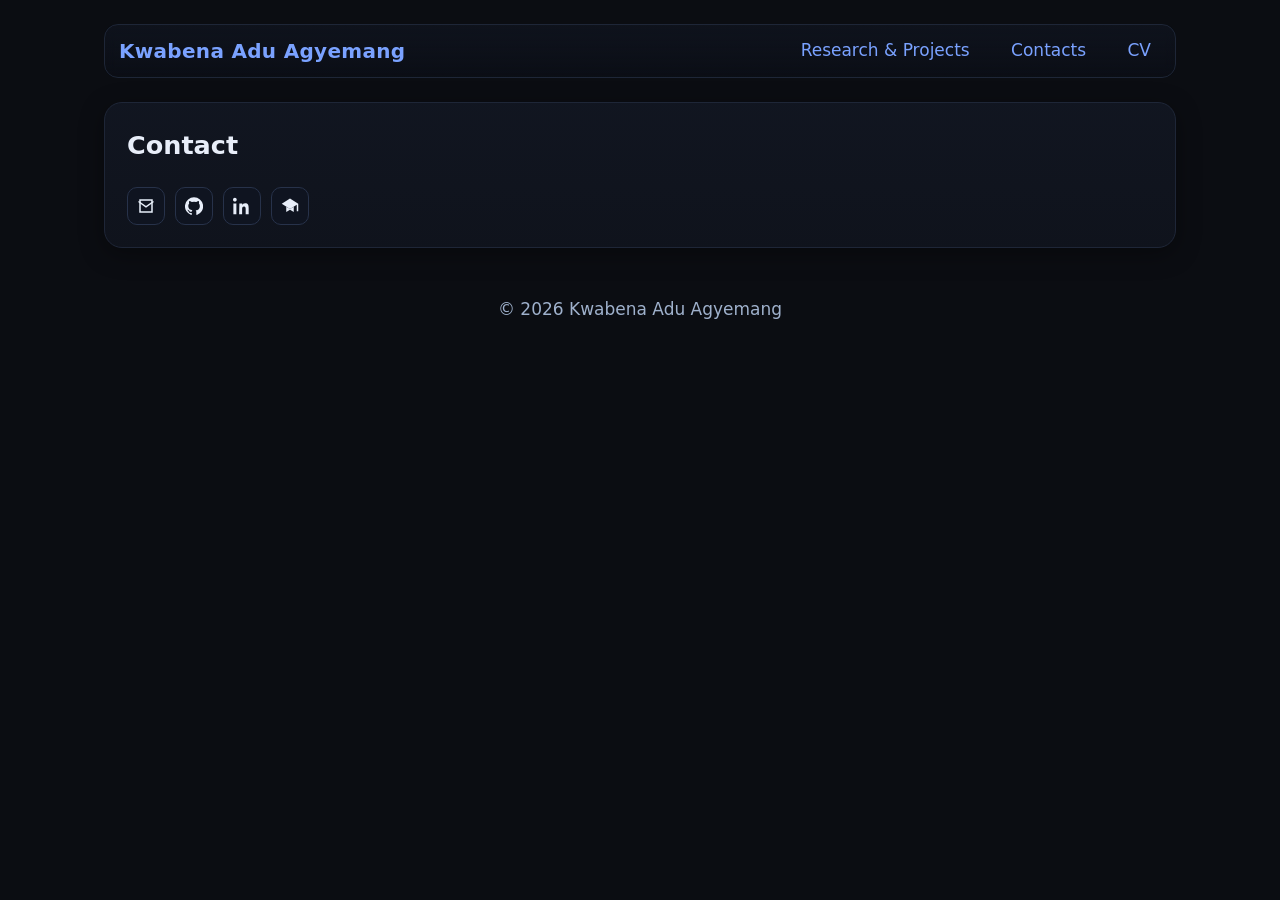
<file: contacts.html>
<!doctype html>
<html lang="en">
<head>
  <meta charset="utf-8">
  <meta name="viewport" content="width=device-width, initial-scale=1">
  <title>Contacts — Kwabena Adu Agyemang</title>
  <link rel="stylesheet" href="style.css">
</head>
<body>
  <div class="container">
    <nav class="nav">
      <a class="brand" href="index.html">Kwabena Adu Agyemang</a>
      <div class="links">
        <a href="research.html">Research & Projects</a>
        <a href="contacts.html">Contacts</a>
        <a href="resume.pdf" target="_blank" rel="noopener">CV</a>
      </div>
    </nav>

    <section class="card">
       <h1 style="margin-top:0">Contact</h1>
      <!--<p><strong>Email:</strong> <a href="mailto:your.email@nmsu.edu">your.email@nmsu.edu</a></p>
      <p><strong>Google Scholar:</strong> <a target="_blank" rel="noopener" href="https://scholar.google.com/citations?user=klL3vLoAAAAJ&hl=en&oi=ao">https://scholar.google.com/citations?user=klL3vLoAAAAJ&hl=en&oi=ao</a></p>
      <p><strong>GitHub:</strong> <a target="_blank" rel="noopener" href="https://github.com/yourusername">github.com/yourusername</a></p>
      <p><strong>LinkedIn:</strong> <a target="_blank" rel="noopener" href="https://www.linkedin.com/in/kwabena-adu-agyemang-a722991b3/">linkedin.com/in/yourusername</a></p> -->
      <div class="iconbar" style="margin-top:8px"> 
        <a class="iconbtn" href="https://mail.google.com/mail/?view=cm&to=adukwab@nmsu.edu" title="Email">
          <svg viewBox="0 0 24 24" fill="none" stroke="currentColor" stroke-width="2"><path d="M4 4h16v16H4z"/><path d="M22 6l-10 7L2 6"/></svg>
        </a>
        <a class="iconbtn" target="_blank" rel="noopener" href="https://github.com/yourusername" title="GitHub">
          <svg viewBox="0 0 24 24" fill="currentColor"><path d="M12 .5a12 12 0 0 0-3.79 23.4c.6.1.82-.27.82-.6v-2.1c-3.34.73-4.04-1.6-4.04-1.6-.55-1.4-1.34-1.77-1.34-1.77-1.1-.75.08-.74.08-.74 1.2.09 1.83 1.24 1.83 1.24 1.08 1.84 2.84 1.31 3.53 1 .11-.79.42-1.31.76-1.61-2.66-.3-5.46-1.33-5.46-5.9 0-1.3.46-2.36 1.22-3.2-.12-.3-.53-1.52.12-3.18 0 0 1-.32 3.3 1.22a11.4 11.4 0 0 1 6 0C17.4 5.2 18.4 5.5 18.4 5.5c.65 1.66.24 2.88.12 3.18.76.84 1.22 1.9 1.22 3.2 0 4.6-2.8 5.6-5.47 5.9.43.38.81 1.1.81 2.23v3.3c0 .33.22.71.82.6A12 12 0 0 0 12 .5z"/></svg>
        </a>
        <a class="iconbtn" target="_blank" rel="noopener" href="https://www.linkedin.com/in/kwabena-adu-agyemang-a722991b3/" title="LinkedIn">
          <svg viewBox="0 0 24 24" fill="currentColor"><path d="M4.98 3.5C4.98 4.88 3.86 6 2.5 6S0 4.88 0 3.5 1.12 1 2.5 1s2.48 1.12 2.48 2.5zM.5 8.5h4V23h-4zM8.5 8.5h3.8v2h.05c.53-1 1.83-2.05 3.77-2.05 4.03 0 4.77 2.65 4.77 6.1V23h-4v-6.6c0-1.58-.03-3.62-2.2-3.62-2.2 0-2.54 1.72-2.54 3.5V23h-4z"/></svg>
        </a>
        <a class="iconbtn" target="_blank" rel="noopener" href="https://scholar.google.com/citations?user=klL3vLoAAAAJ&hl=en&oi=ao" title="Google Scholar">
          <svg viewBox="0 0 24 24" fill="currentColor"><path d="M12 2L1 9l11 7 9-5.7V19h2V9L12 2z"/><path d="M7 13v7l5-3 5 3v-7l-5 3-5-3z"/></svg>
        </a>
      </div>
    </section>
    <footer>© <span id="y"></span> Kwabena Adu Agyemang</footer>
  </div>
  <script>document.getElementById('y').textContent = new Date().getFullYear()</script>
</body>
</html>
</file>
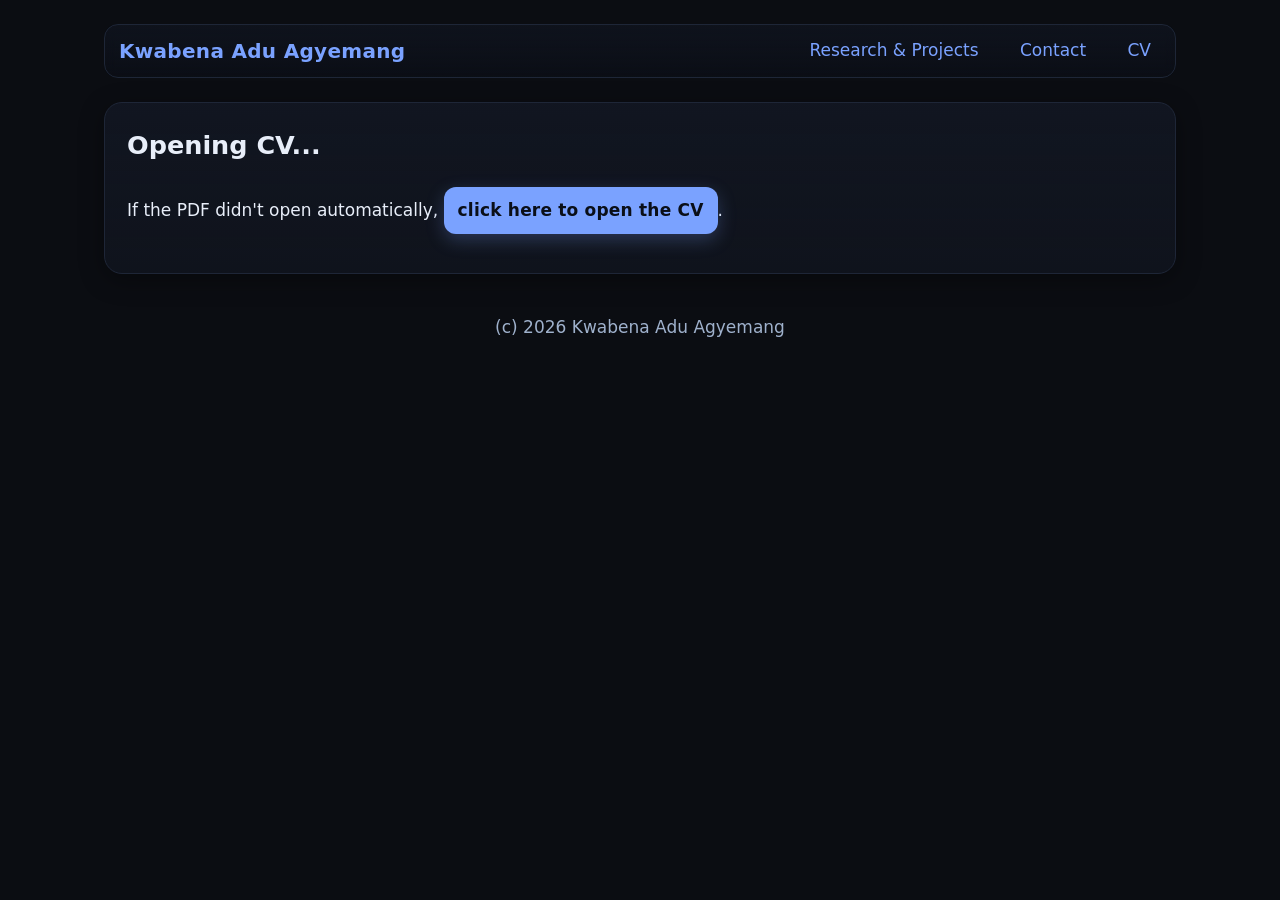
<file: cv.html>
<!doctype html>
<html lang="en">
<head>
  <meta charset="utf-8">
  <meta name="viewport" content="width=device-width, initial-scale=1">
  <title>CV — Kwabena Adu Agyemang</title>
  <link rel="stylesheet" href="style.css">
</head>
<body>
  <div class="container">
    <nav class="nav">
      <a class="brand" href="index.html">Kwabena Adu Agyemang</a>
      <div class="links">
        <a href="research.html">Research & Projects</a>
        <a href="contacts.html">Contact</a>
        <a href="cv.html" target="_blank" rel="noopener">CV</a>
      </div>
    </nav>
    <section class="card">
      <h1 style="margin-top:0">Opening CV...</h1>
      <p>If the PDF didn't open automatically, <a class="btn" href="resume.pdf" target="_blank" rel="noopener">click here to open the CV</a>.</p>
    </section>
    <footer class="footer">(c) <span id="y"></span> Kwabena Adu Agyemang</footer>
  </div>
  <script>
    window.addEventListener('load', function(){
      const w = window.open('resume.pdf', '_blank', 'noopener');
    });
    document.getElementById('y').textContent = new Date().getFullYear();
  </script>
</body>
</html>
</file>
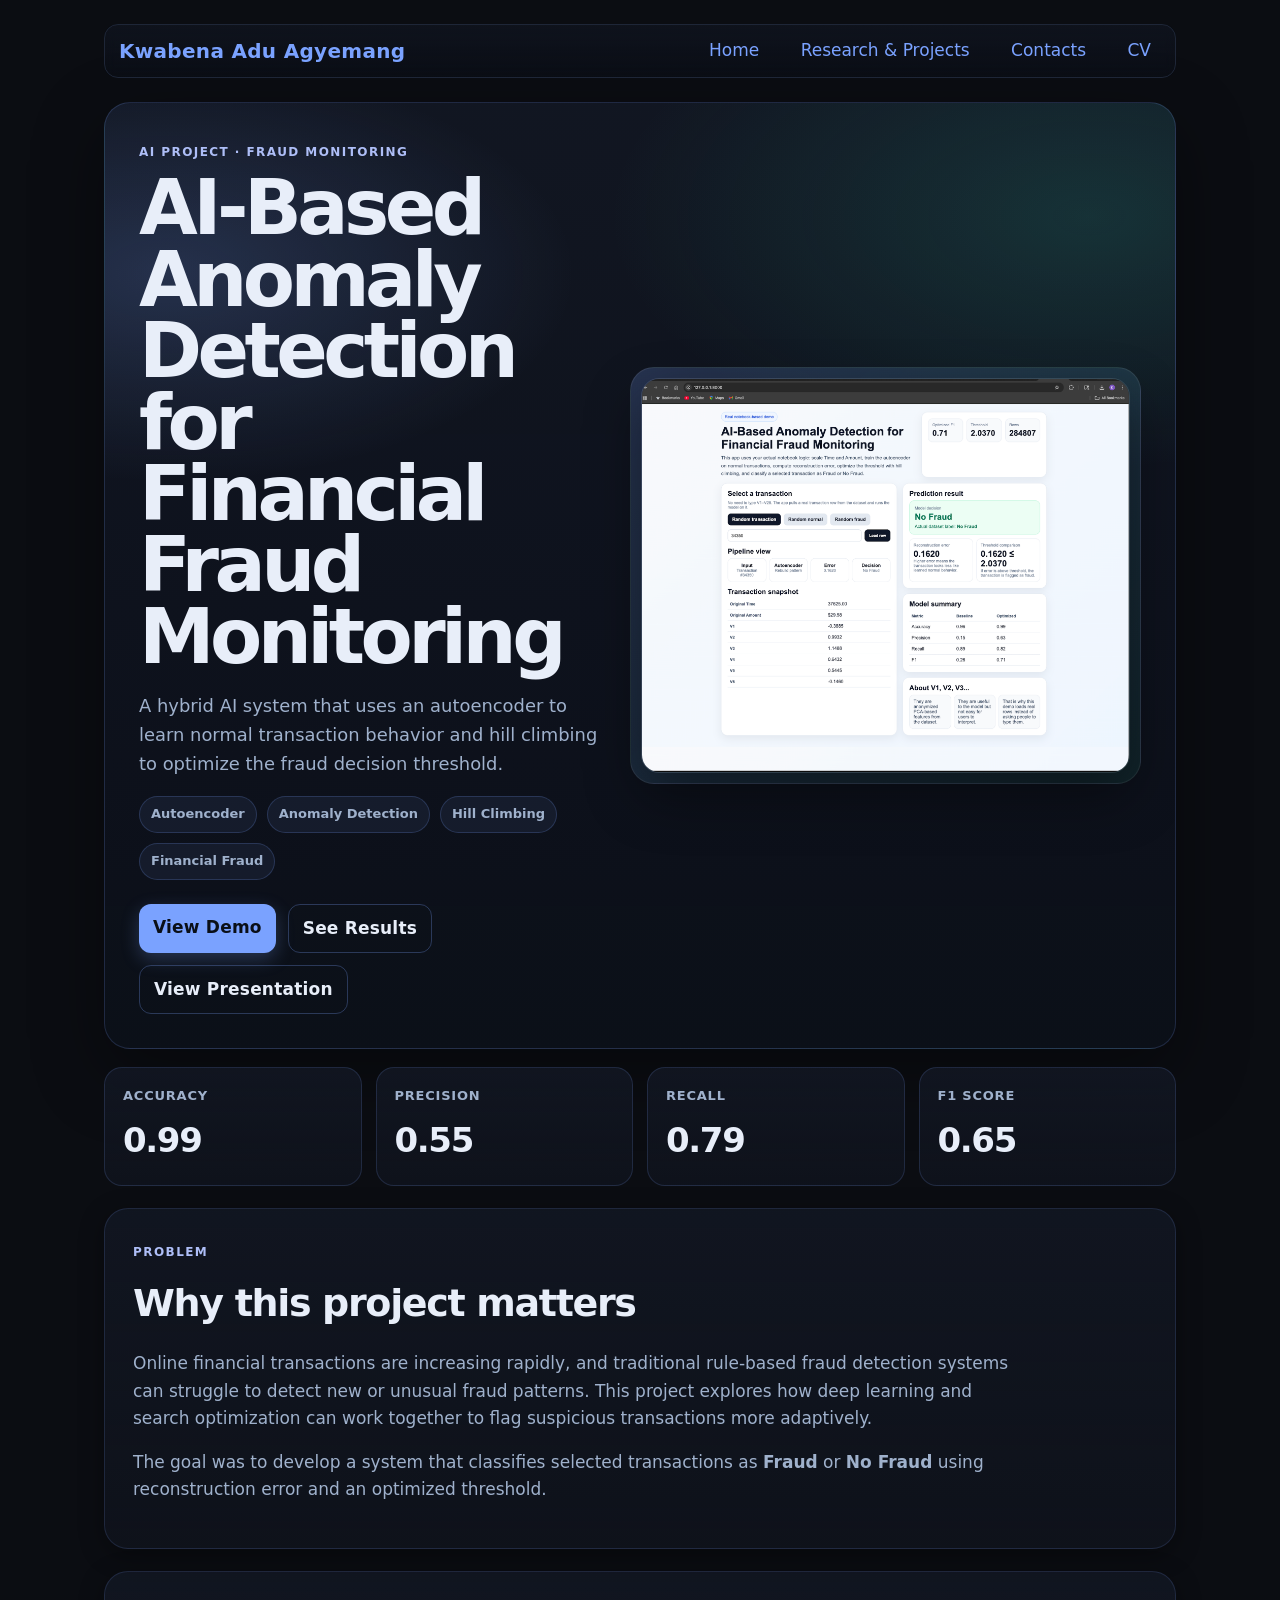
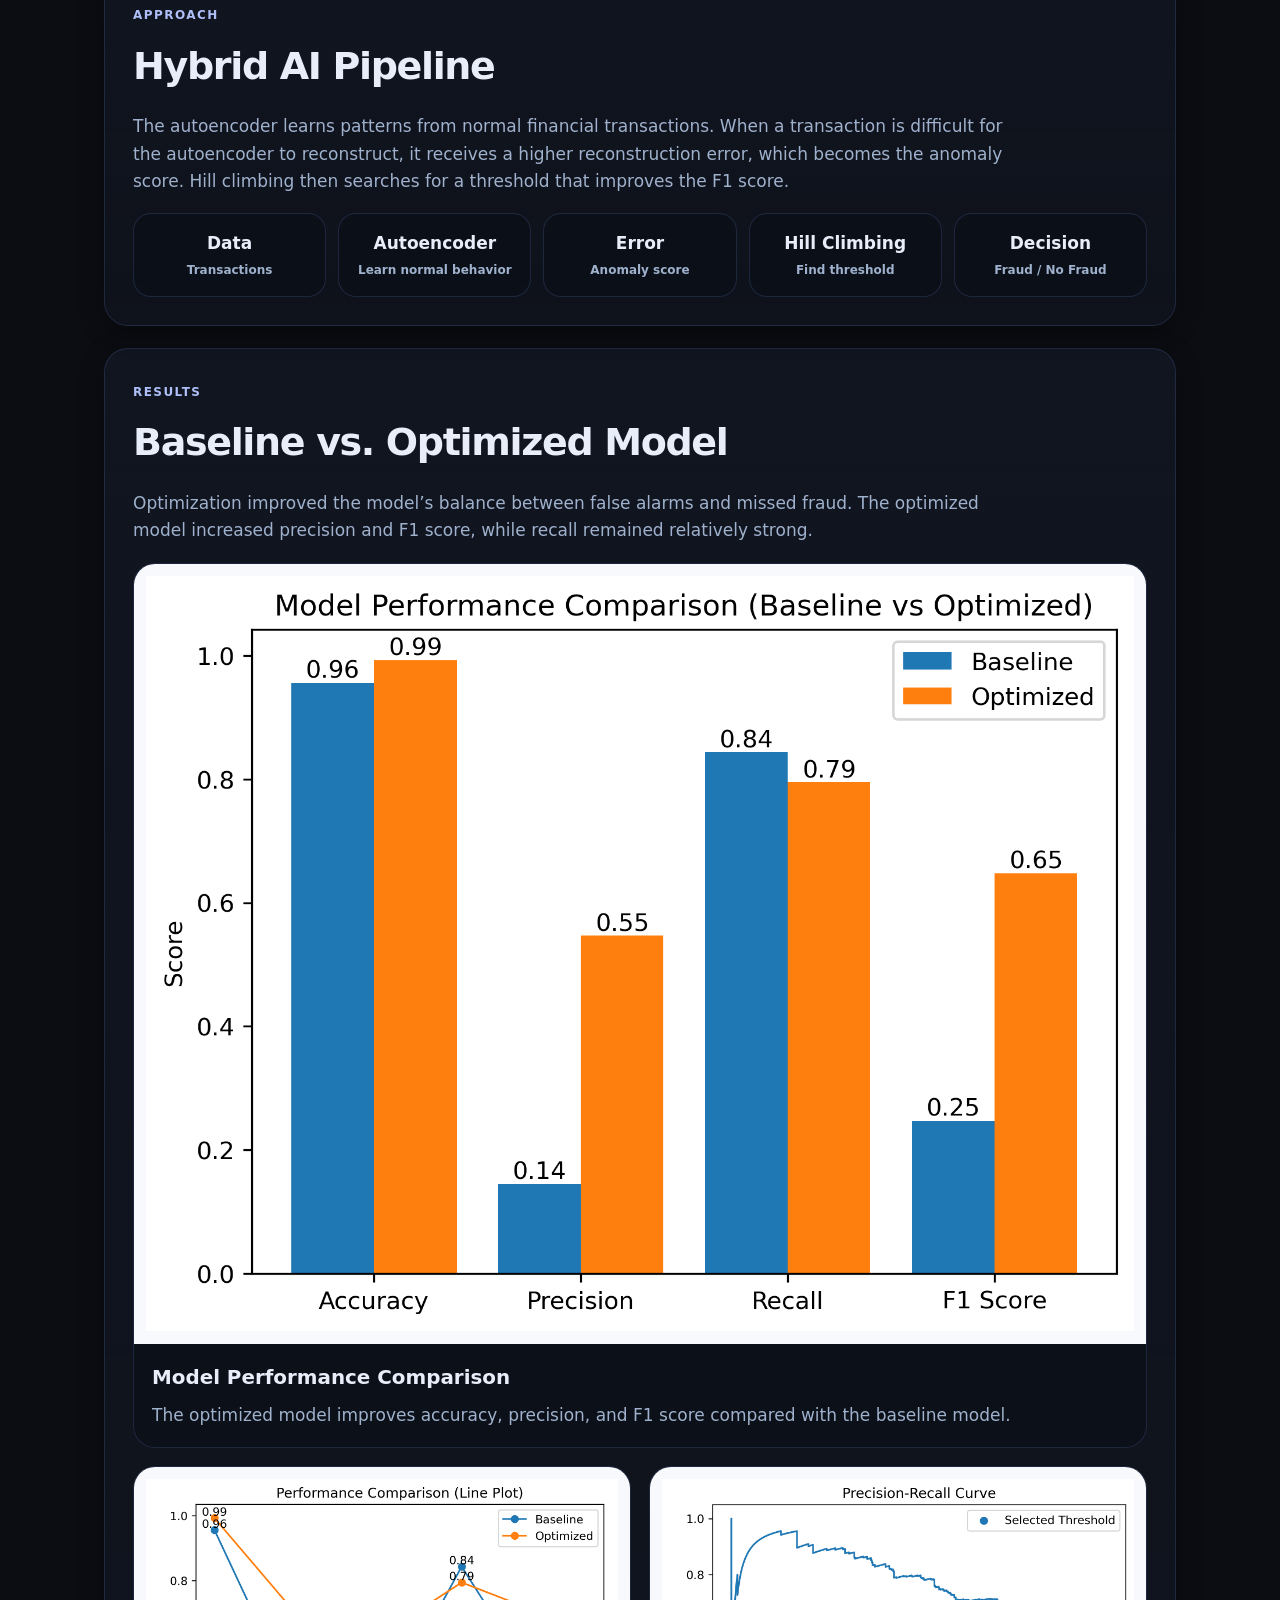
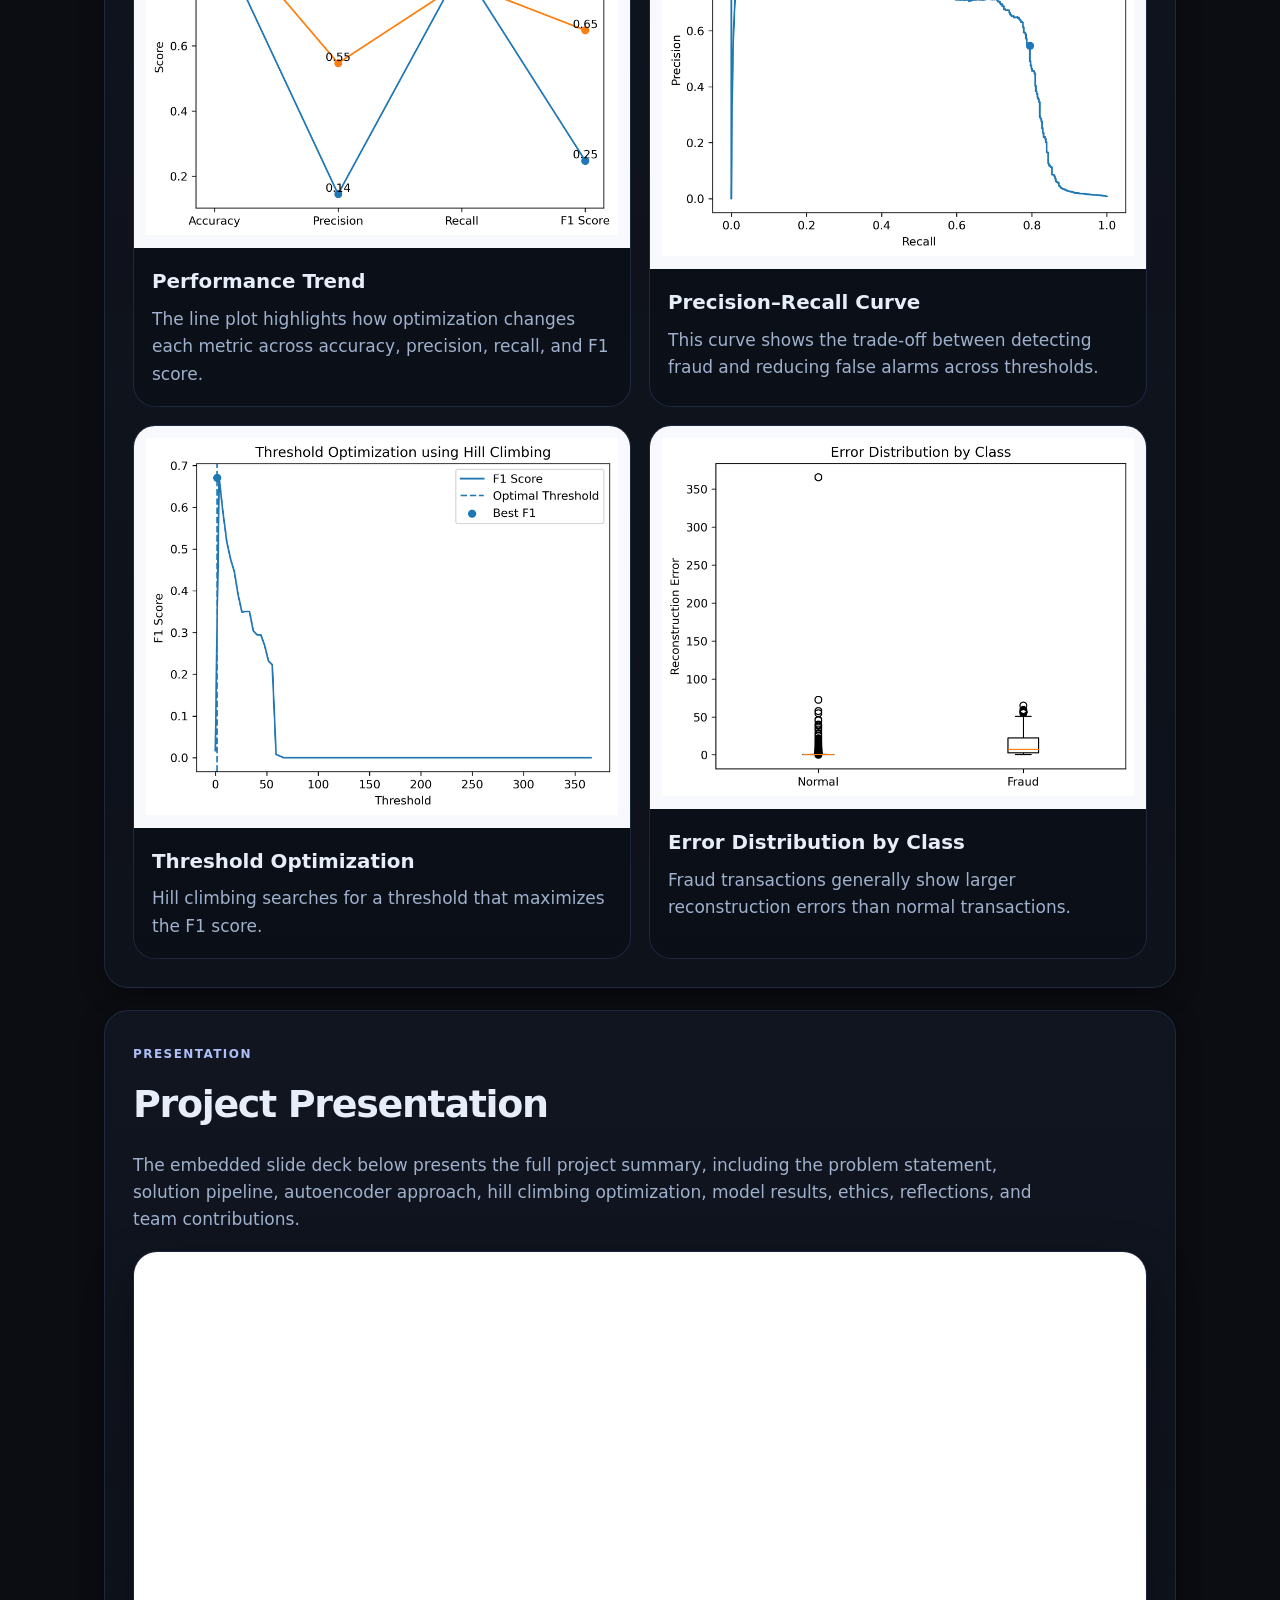
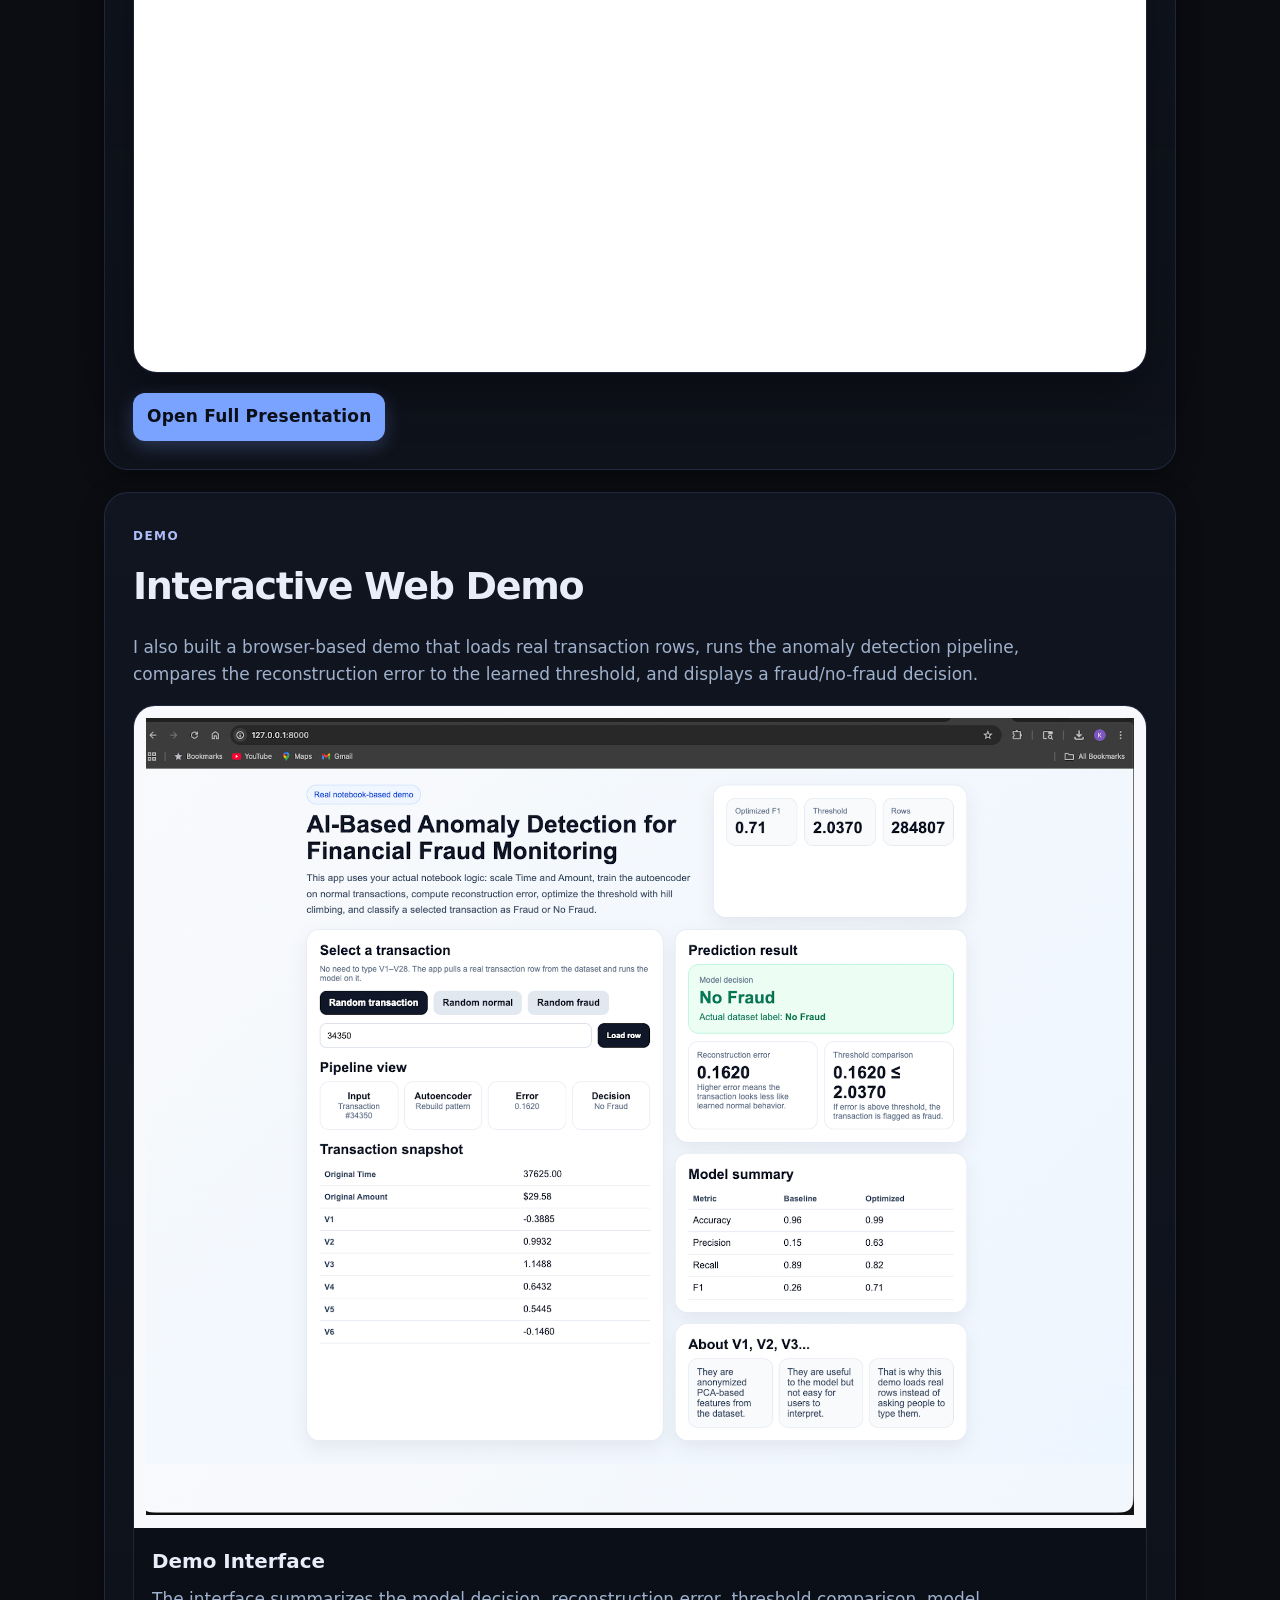
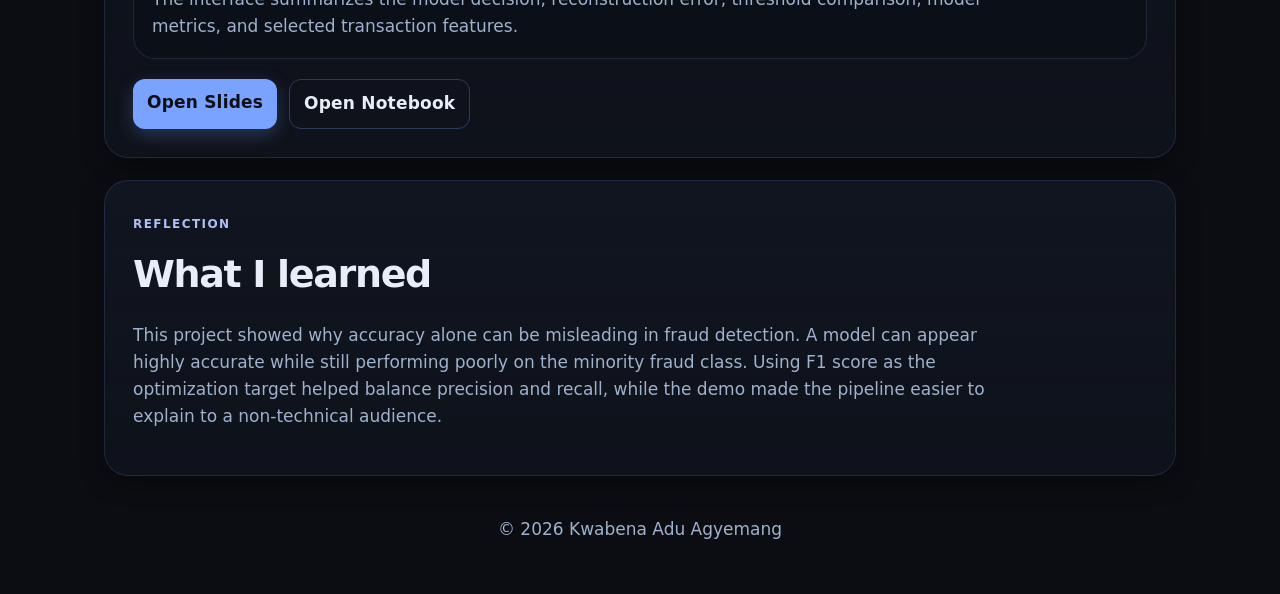
<file: fraud-detection.html>
<!doctype html>
<html lang="en">
<head>
  <meta charset="utf-8">
  <meta name="viewport" content="width=device-width, initial-scale=1">
  <title>AI-Based Anomaly Detection — Kwabena Adu Agyemang</title>
  <link rel="stylesheet" href="style.css">
</head>

<body>
  <div class="container">
    <nav class="nav">
      <a class="brand" href="index.html">Kwabena Adu Agyemang</a>
      <div class="links">
        <a href="index.html">Home</a>
        <a href="research.html">Research &amp; Projects</a>
        <a href="contacts.html">Contacts</a>
        <a href="resume.pdf" target="_blank" rel="noopener">CV</a>
      </div>
    </nav>

    <main>
      <section class="project-hero">
        <div>
          <p class="eyebrow">AI Project · Fraud Monitoring</p>
          <h1>AI-Based Anomaly Detection for Financial Fraud Monitoring</h1>
          <p class="hero-lead">
            A hybrid AI system that uses an autoencoder to learn normal transaction behavior and
            hill climbing to optimize the fraud decision threshold.
          </p>

          <div class="project-pill-row">
            <span class="project-pill">Autoencoder</span>
            <span class="project-pill">Anomaly Detection</span>
            <span class="project-pill">Hill Climbing</span>
            <span class="project-pill">Financial Fraud</span>
          </div>

          <div class="hero-actions">
            <a class="btn" href="#demo">View Demo</a>
            <a class="btn secondary" href="#results">See Results</a>
            <a class="btn secondary" href="#presentation">View Presentation</a>
          </div>
        </div>

        <div class="hero-preview">
          <a class="image-link" href="assets/fraud-demo-app.png" target="_blank" rel="noopener" title="Open full image">
            <img src="assets/fraud-demo-app.png" alt="AI-based anomaly detection web demo">
            <span>Click to view full image</span>
          </a>
        </div>
      </section>

      <section class="metric-strip" id="results">
        <article class="metric-tile">
          <span>Accuracy</span>
          <strong>0.99</strong>
        </article>
        <article class="metric-tile">
          <span>Precision</span>
          <strong>0.55</strong>
        </article>
        <article class="metric-tile">
          <span>Recall</span>
          <strong>0.79</strong>
        </article>
        <article class="metric-tile">
          <span>F1 Score</span>
          <strong>0.65</strong>
        </article>
      </section>

      <section class="project-section">
        <div class="section-kicker">Problem</div>
        <h2>Why this project matters</h2>
        <p>
          Online financial transactions are increasing rapidly, and traditional rule-based fraud detection
          systems can struggle to detect new or unusual fraud patterns. This project explores how deep learning
          and search optimization can work together to flag suspicious transactions more adaptively.
        </p>
        <p>
          The goal was to develop a system that classifies selected transactions as <strong>Fraud</strong> or
          <strong>No Fraud</strong> using reconstruction error and an optimized threshold.
        </p>
      </section>

      <section class="project-section">
        <div class="section-kicker">Approach</div>
        <h2>Hybrid AI Pipeline</h2>
        <p>
          The autoencoder learns patterns from normal financial transactions. When a transaction is difficult
          for the autoencoder to reconstruct, it receives a higher reconstruction error, which becomes the anomaly
          score. Hill climbing then searches for a threshold that improves the F1 score.
        </p>

        <div class="workflow">
          <div>Data<span>Transactions</span></div>
          <div>Autoencoder<span>Learn normal behavior</span></div>
          <div>Error<span>Anomaly score</span></div>
          <div>Hill Climbing<span>Find threshold</span></div>
          <div>Decision<span>Fraud / No Fraud</span></div>
        </div>
      </section>

      <section class="project-section">
        <div class="section-kicker">Results</div>
        <h2>Baseline vs. Optimized Model</h2>
        <p>
          Optimization improved the model’s balance between false alarms and missed fraud. The optimized model
          increased precision and F1 score, while recall remained relatively strong.
        </p>

        <div class="figure-grid">
          <article class="figure-card wide">
            <a class="image-link" href="assets/fraud-metrics-comparison.png" target="_blank" rel="noopener">
              <img src="assets/fraud-metrics-comparison.png" alt="Baseline vs optimized model metrics bar chart">
              <span>Click to view full image</span>
            </a>
            <div class="figure-body">
              <h3>Model Performance Comparison</h3>
              <p>
                The optimized model improves accuracy, precision, and F1 score compared with the baseline model.
              </p>
            </div>
          </article>

          <article class="figure-card">
            <a class="image-link" href="assets/fraud-metrics-line.png" target="_blank" rel="noopener">
              <img src="assets/fraud-metrics-line.png" alt="Performance comparison line plot">
              <span>Click to view full image</span>
            </a>
            <div class="figure-body">
              <h3>Performance Trend</h3>
              <p>
                The line plot highlights how optimization changes each metric across accuracy, precision, recall,
                and F1 score.
              </p>
            </div>
          </article>

          <article class="figure-card">
            <a class="image-link" href="assets/fraud-precision-recall.png" target="_blank" rel="noopener">
              <img src="assets/fraud-precision-recall.png" alt="Precision recall curve">
              <span>Click to view full image</span>
            </a>
            <div class="figure-body">
              <h3>Precision–Recall Curve</h3>
              <p>
                This curve shows the trade-off between detecting fraud and reducing false alarms across thresholds.
              </p>
            </div>
          </article>

          <article class="figure-card">
            <a class="image-link" href="assets/fraud-threshold-f1.png" target="_blank" rel="noopener">
              <img src="assets/fraud-threshold-f1.png" alt="Threshold optimization using hill climbing">
              <span>Click to view full image</span>
            </a>
            <div class="figure-body">
              <h3>Threshold Optimization</h3>
              <p>
                Hill climbing searches for a threshold that maximizes the F1 score.
              </p>
            </div>
          </article>

          <article class="figure-card">
            <a class="image-link" href="assets/fraud-error-boxplot.png" target="_blank" rel="noopener">
              <img src="assets/fraud-error-boxplot.png" alt="Error distribution by class boxplot">
              <span>Click to view full image</span>
            </a>
            <div class="figure-body">
              <h3>Error Distribution by Class</h3>
              <p>
                Fraud transactions generally show larger reconstruction errors than normal transactions.
              </p>
            </div>
          </article>
        </div>
      </section>


      <section class="project-section" id="presentation">
        <div class="section-kicker">Presentation</div>
        <h2>Project Presentation</h2>
        <p>
          The embedded slide deck below presents the full project summary, including the problem statement,
          solution pipeline, autoencoder approach, hill climbing optimization, model results, ethics,
          reflections, and team contributions.
        </p>

        <div class="pdf-frame">
          <iframe
            src="assets/ai-based-anomaly-detection.pdf#toolbar=1&navpanes=0"
            title="AI-Based Anomaly Detection project presentation">
          </iframe>
        </div>

        <div class="project-link-row">
          <a class="btn" href="assets/ai-based-anomaly-detection.pdf" target="_blank" rel="noopener">
            Open Full Presentation
          </a>
        </div>
      </section>

      <section class="project-section" id="demo">
        <div class="section-kicker">Demo</div>
        <h2>Interactive Web Demo</h2>
        <p>
          I also built a browser-based demo that loads real transaction rows, runs the anomaly detection pipeline,
          compares the reconstruction error to the learned threshold, and displays a fraud/no-fraud decision.
        </p>

        <div class="figure-card wide">
          <a class="image-link" href="assets/fraud-demo-app.png" target="_blank" rel="noopener">
            <img src="assets/fraud-demo-app.png" alt="AI fraud monitoring demo interface">
            <span>Click to view full image</span>
          </a>
          <div class="figure-body">
            <h3>Demo Interface</h3>
            <p>
              The interface summarizes the model decision, reconstruction error, threshold comparison,
              model metrics, and selected transaction features.
            </p>
          </div>
        </div>

        <div class="project-link-row">
          <a class="btn" href="assets/ai-based-anomaly-detection.pdf" target="_blank" rel="noopener">Open Slides</a>
          <a class="btn secondary" href="assets/fraud-project-notebook.ipynb" target="_blank" rel="noopener">Open Notebook</a>
        </div>
      </section>

      <section class="project-section">
        <div class="section-kicker">Reflection</div>
        <h2>What I learned</h2>
        <p>
          This project showed why accuracy alone can be misleading in fraud detection. A model can appear highly
          accurate while still performing poorly on the minority fraud class. Using F1 score as the optimization
          target helped balance precision and recall, while the demo made the pipeline easier to explain to a
          non-technical audience.
        </p>
      </section>
    </main>

    <footer class="footer">© <span id="y"></span> Kwabena Adu Agyemang</footer>
  </div>

  <script>
    document.getElementById('y').textContent = new Date().getFullYear();
  </script>
</body>
</html>
</file>
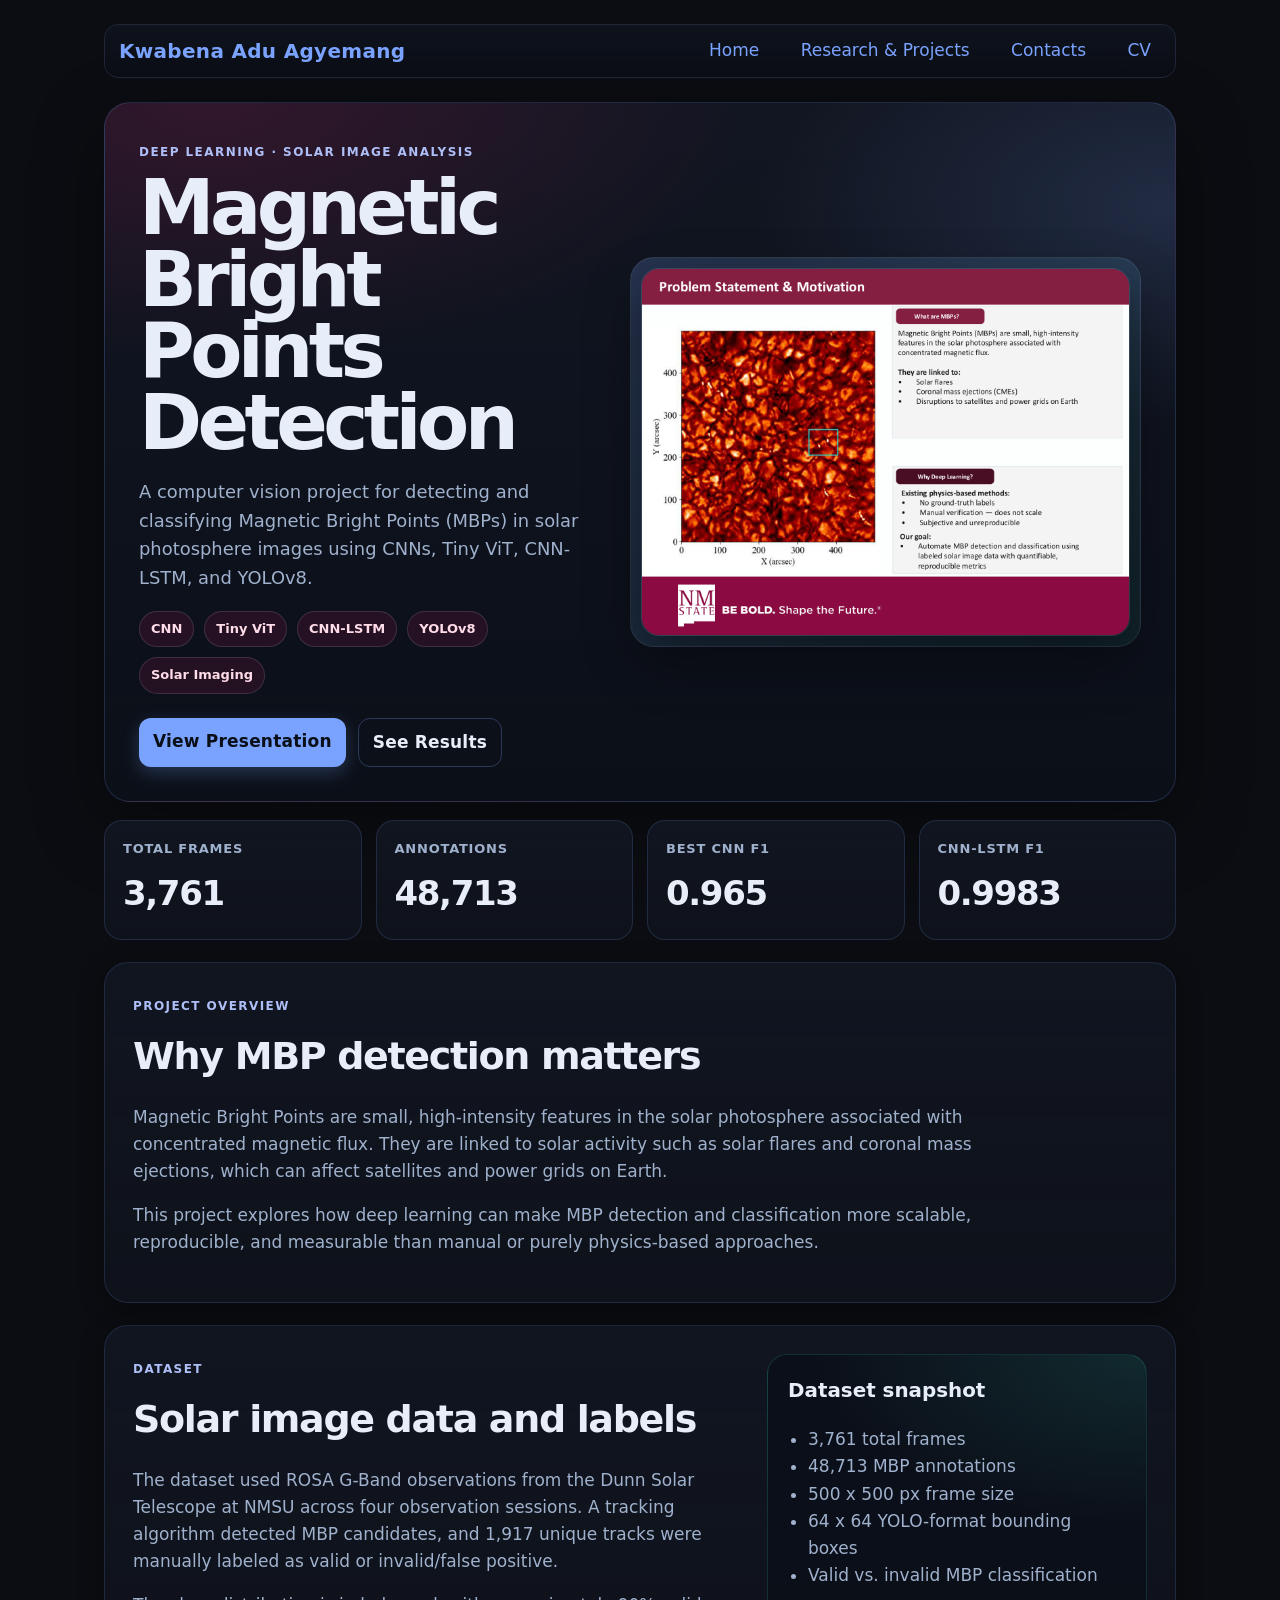
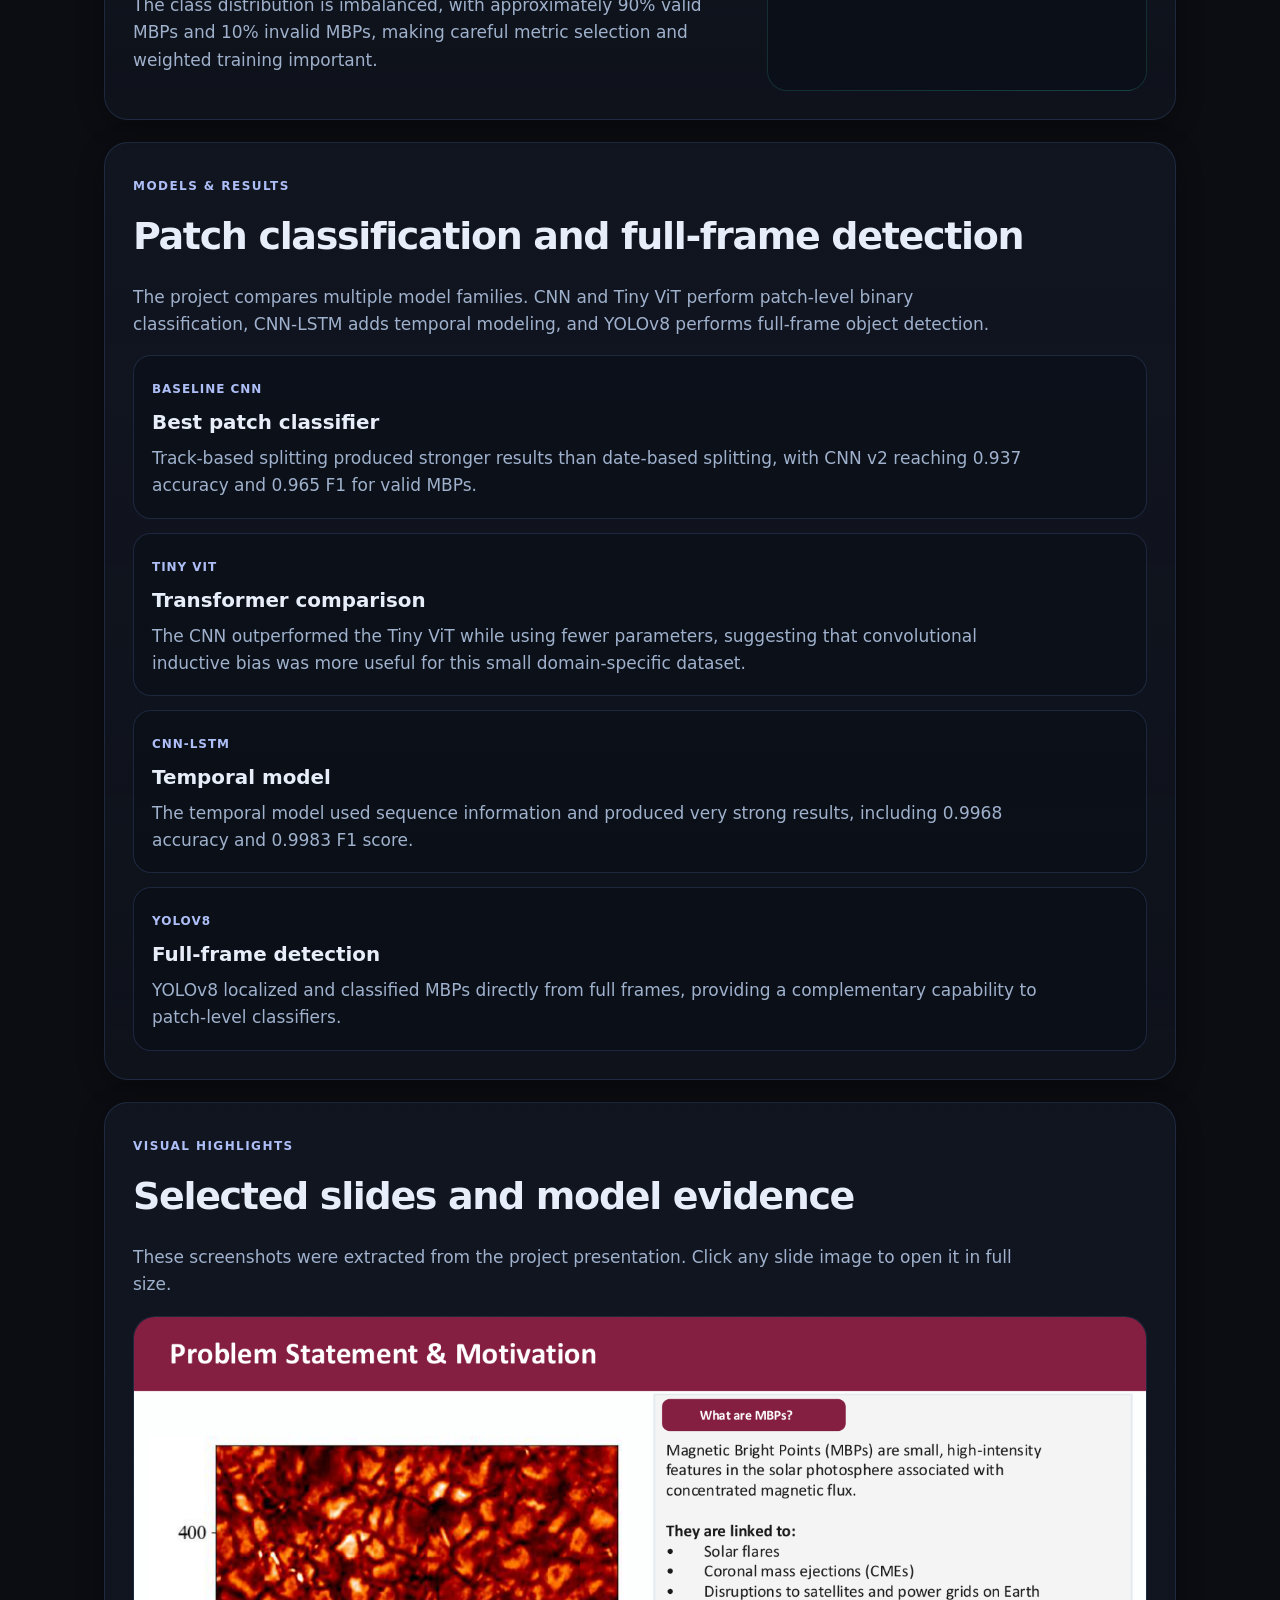
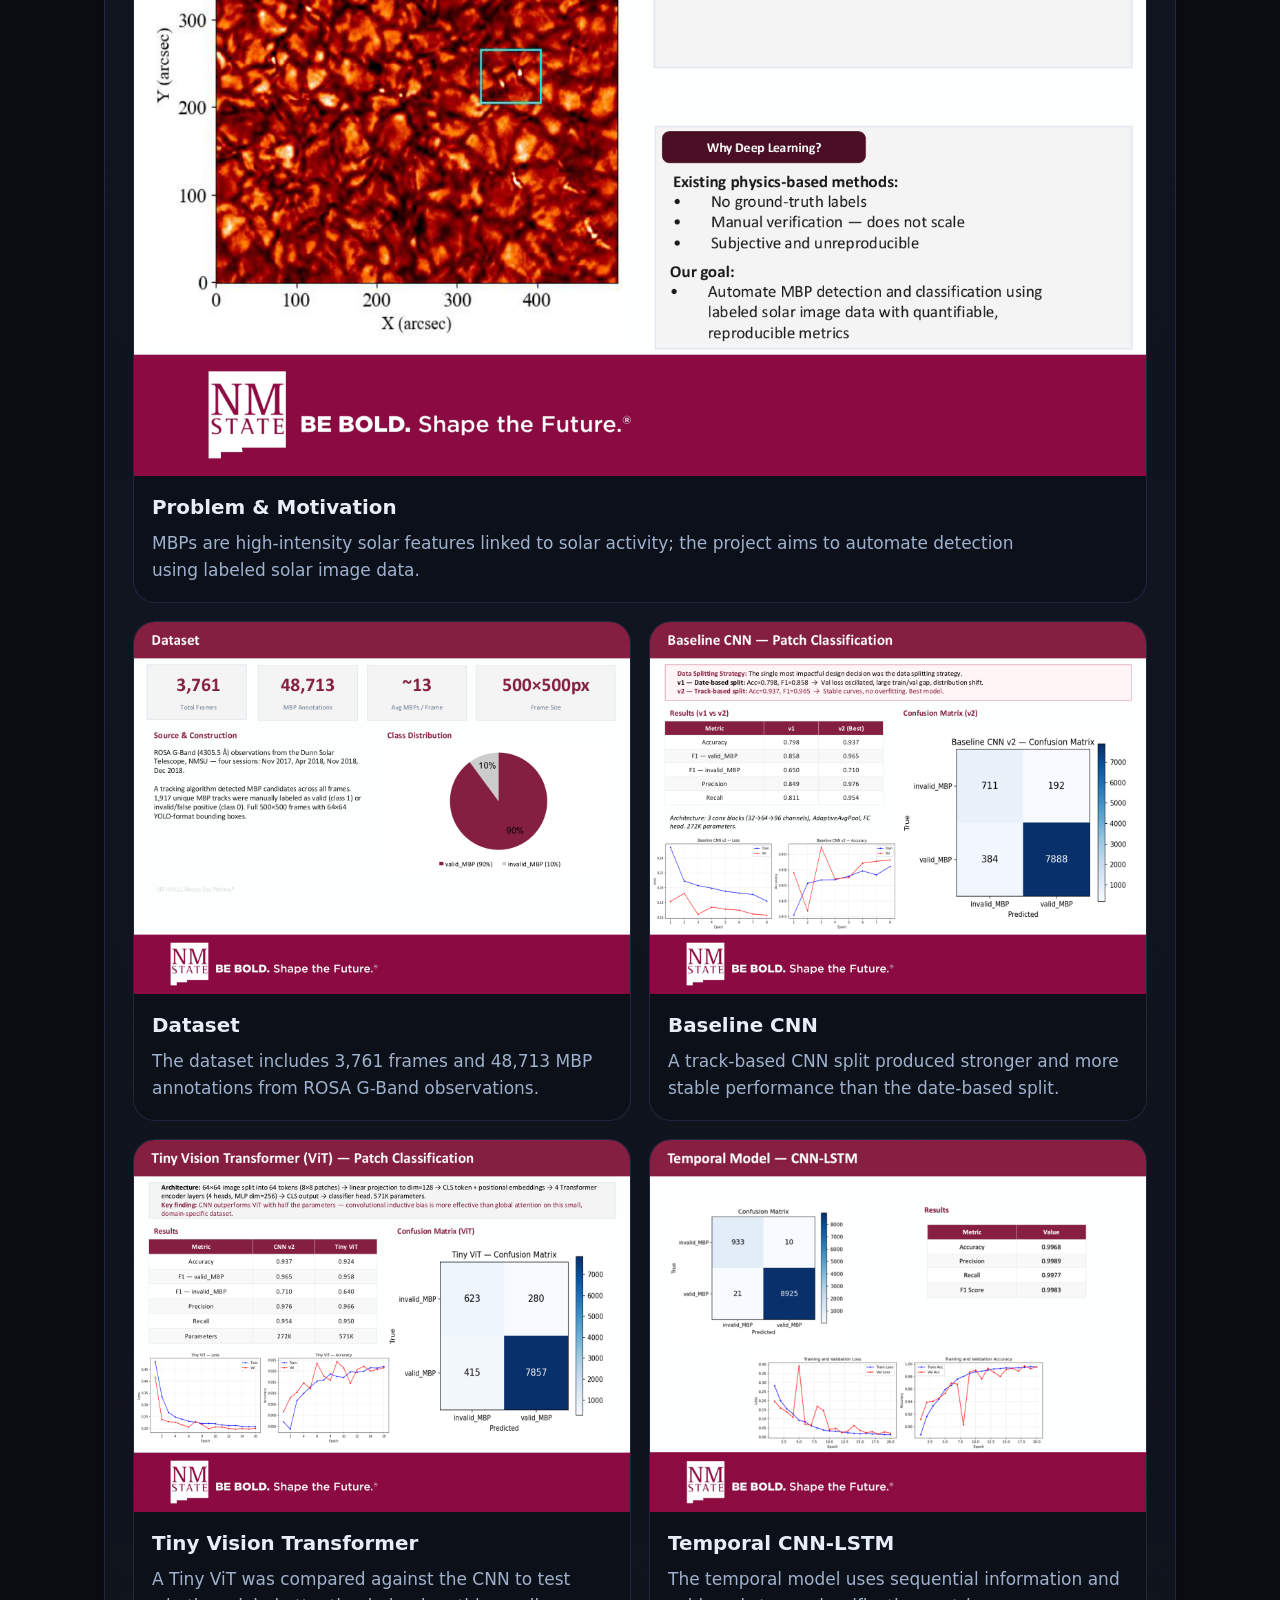
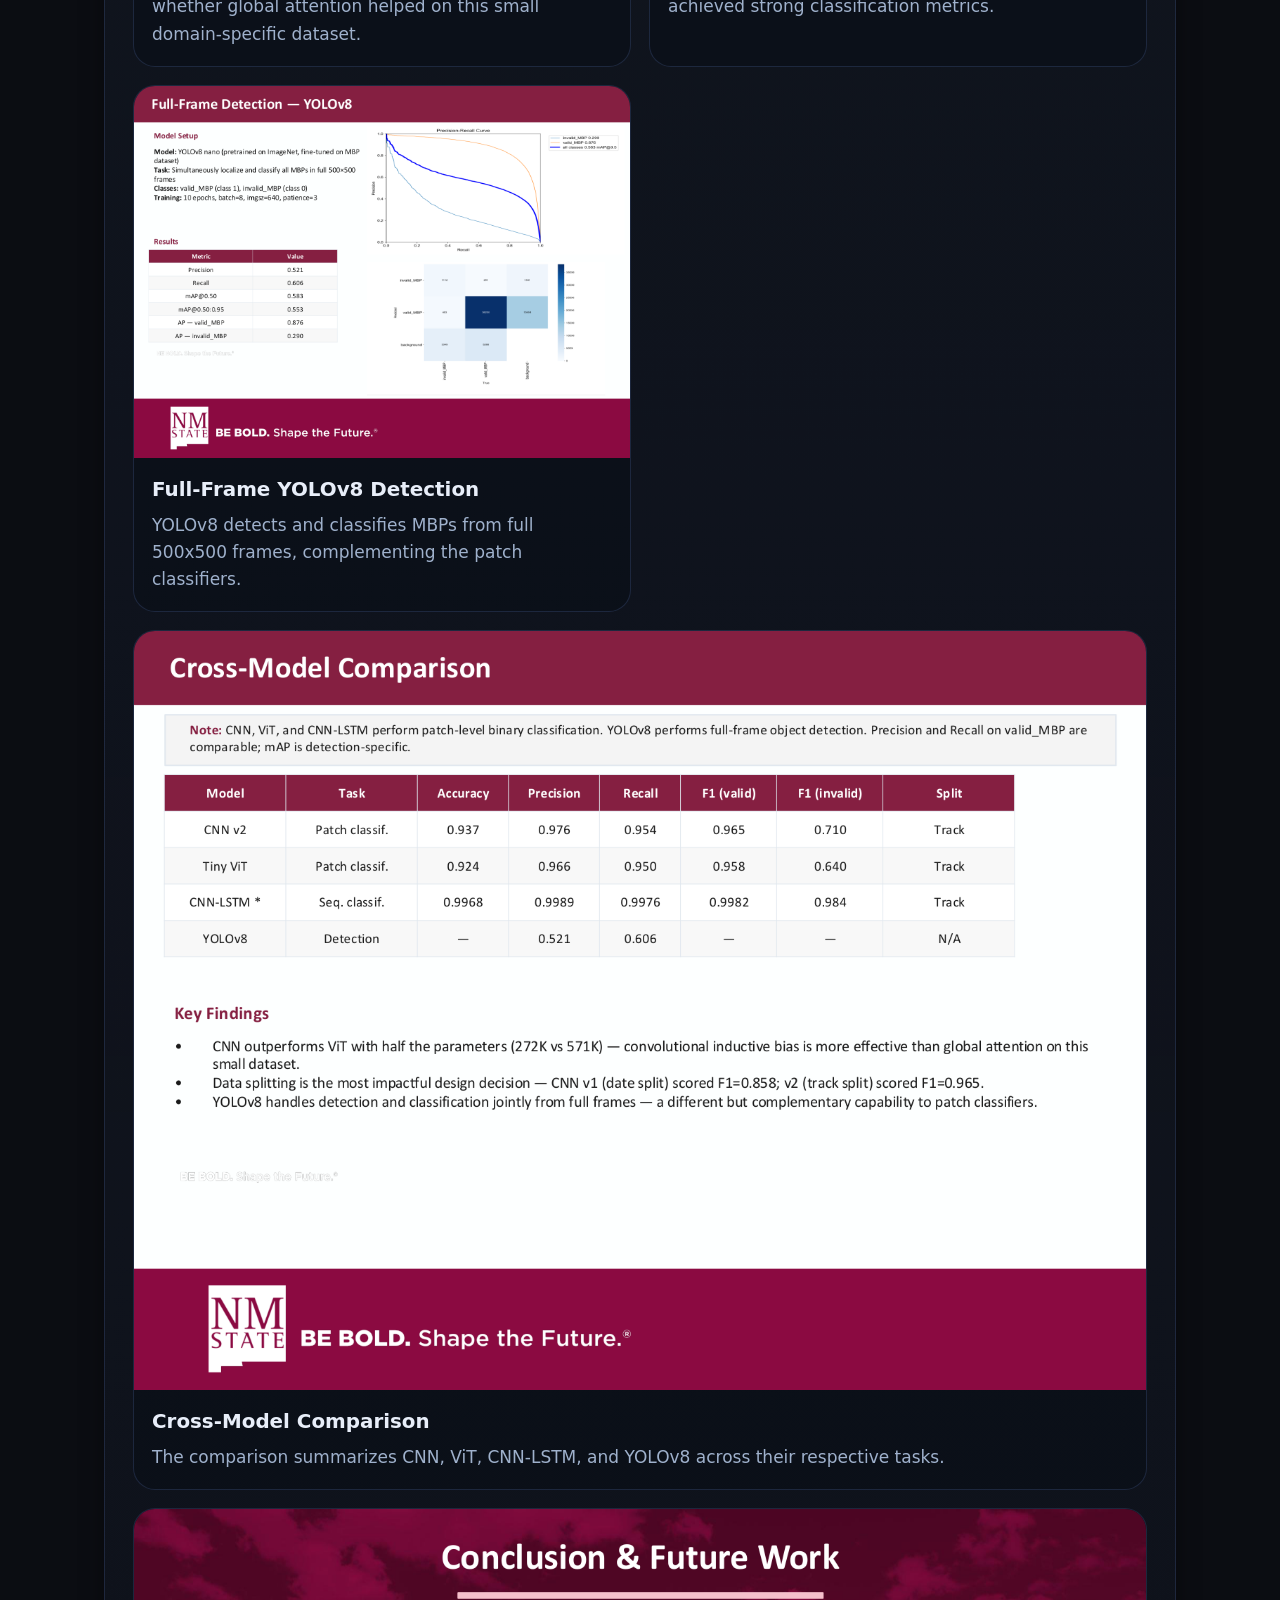
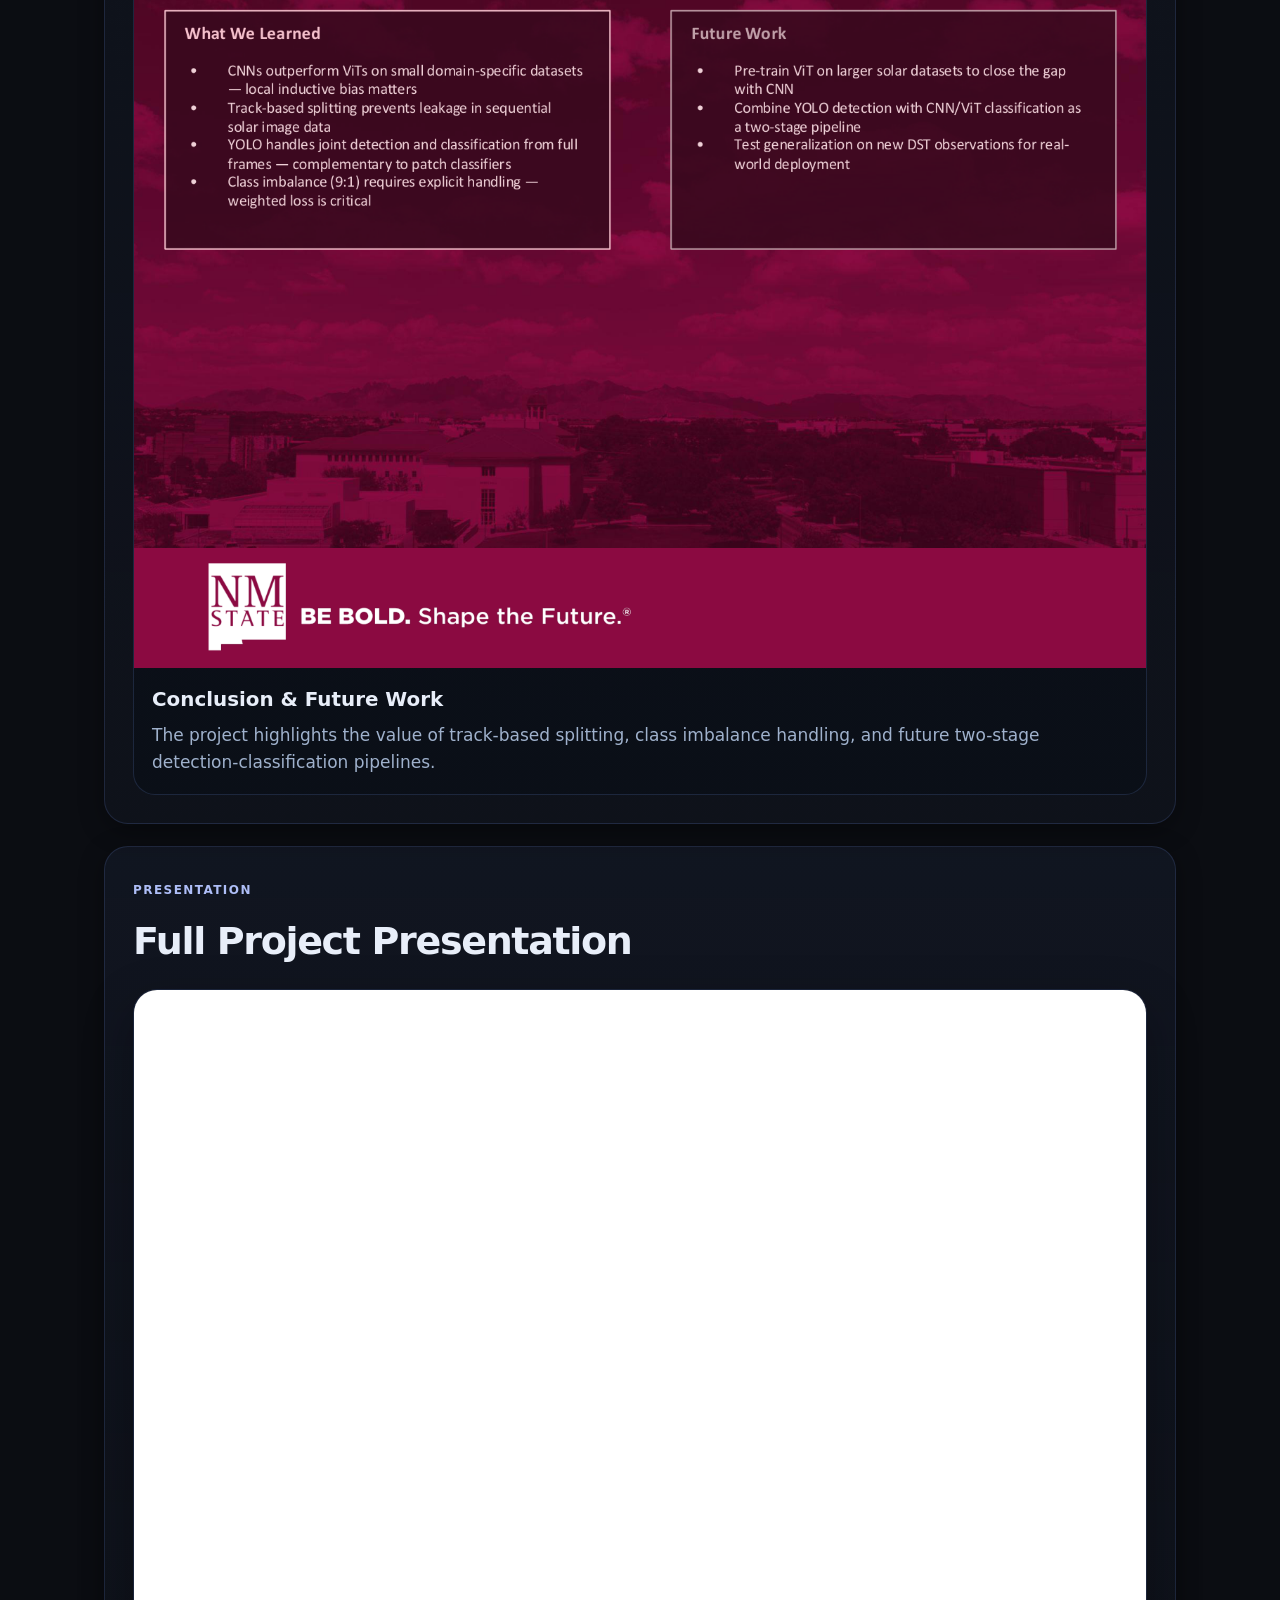
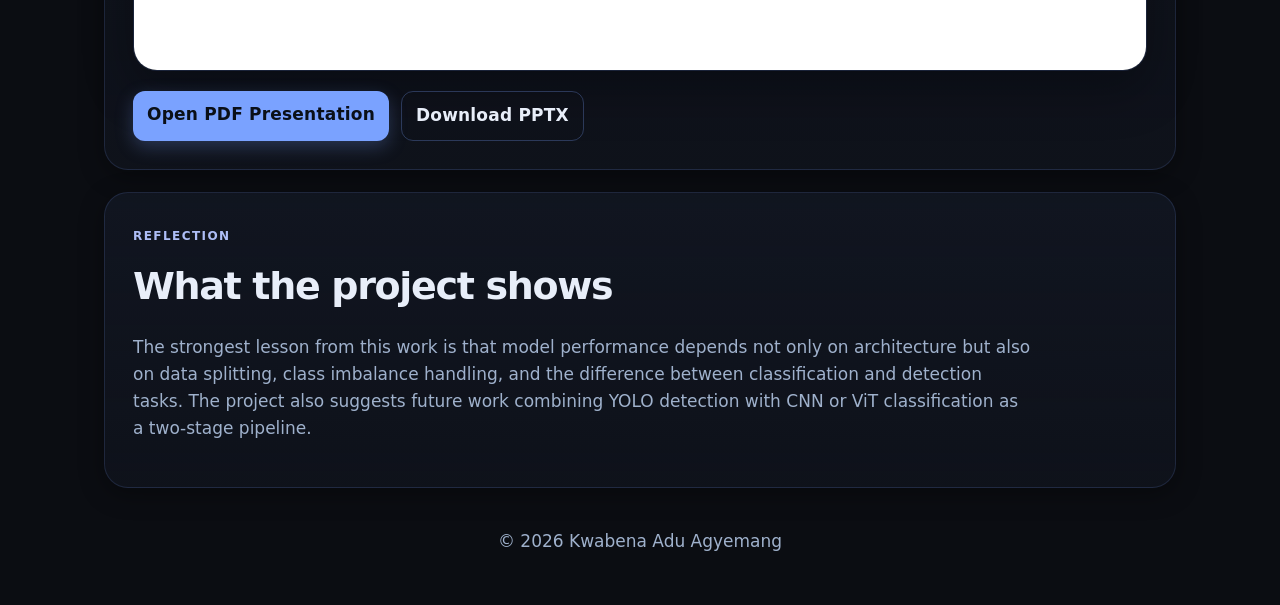
<file: mbp-detection.html>
<!doctype html>
<html lang="en">
<head>
  <meta charset="utf-8">
  <meta name="viewport" content="width=device-width, initial-scale=1">
  <title>Magnetic Bright Points Detection — Kwabena Adu Agyemang</title>
  <link rel="stylesheet" href="style.css">
</head>

<body>
  <div class="container">
    <nav class="nav">
      <a class="brand" href="index.html">Kwabena Adu Agyemang</a>
      <div class="links">
        <a href="index.html">Home</a>
        <a href="research.html">Research &amp; Projects</a>
        <a href="contacts.html">Contacts</a>
        <a href="resume.pdf" target="_blank" rel="noopener">CV</a>
      </div>
    </nav>

    <main>
      <section class="project-hero mbp-theme">
        <div>
          <p class="eyebrow">Deep Learning · Solar Image Analysis</p>
          <h1>Magnetic Bright Points Detection</h1>
          <p class="hero-lead">
            A computer vision project for detecting and classifying Magnetic Bright Points (MBPs) in solar
            photosphere images using CNNs, Tiny ViT, CNN-LSTM, and YOLOv8.
          </p>

          <div class="project-pill-row">
            <span class="project-pill maroon">CNN</span>
            <span class="project-pill maroon">Tiny ViT</span>
            <span class="project-pill maroon">CNN-LSTM</span>
            <span class="project-pill maroon">YOLOv8</span>
            <span class="project-pill maroon">Solar Imaging</span>
          </div>

          <div class="hero-actions">
            <a class="btn" href="#presentation">View Presentation</a>
            <a class="btn secondary" href="#results">See Results</a>
          </div>
        </div>

        <div class="hero-preview">
          <a class="image-link" href="assets/mbp_slides/mbp-slide-02.png" target="_blank" rel="noopener" title="Open full slide">
            <img src="assets/mbp_slides/mbp-slide-02.png" alt="Magnetic Bright Points problem and motivation slide">
            <span>Click to view full slide</span>
          </a>
        </div>
      </section>

      <section class="metric-strip mbp-metrics">
        <article class="metric-tile">
          <span>Total Frames</span>
          <strong>3,761</strong>
        </article>
        <article class="metric-tile">
          <span>Annotations</span>
          <strong>48,713</strong>
        </article>
        <article class="metric-tile">
          <span>Best CNN F1</span>
          <strong>0.965</strong>
        </article>
        <article class="metric-tile">
          <span>CNN-LSTM F1</span>
          <strong>0.9983</strong>
        </article>
      </section>

      <section class="project-section">
        <div class="section-kicker">Project Overview</div>
        <h2>Why MBP detection matters</h2>
        <p>
          Magnetic Bright Points are small, high-intensity features in the solar photosphere associated with
          concentrated magnetic flux. They are linked to solar activity such as solar flares and coronal mass
          ejections, which can affect satellites and power grids on Earth.
        </p>
        <p>
          This project explores how deep learning can make MBP detection and classification more scalable,
          reproducible, and measurable than manual or purely physics-based approaches.
        </p>
      </section>

      <section class="project-section two-col">
        <div>
          <div class="section-kicker">Dataset</div>
          <h2>Solar image data and labels</h2>
          <p>
            The dataset used ROSA G-Band observations from the Dunn Solar Telescope at NMSU across four
            observation sessions. A tracking algorithm detected MBP candidates, and 1,917 unique tracks were
            manually labeled as valid or invalid/false positive.
          </p>
          <p>
            The class distribution is imbalanced, with approximately 90% valid MBPs and 10% invalid MBPs,
            making careful metric selection and weighted training important.
          </p>
        </div>

        <aside class="study-card">
          <h3>Dataset snapshot</h3>
          <ul>
            <li>3,761 total frames</li>
            <li>48,713 MBP annotations</li>
            <li>500 x 500 px frame size</li>
            <li>64 x 64 YOLO-format bounding boxes</li>
            <li>Valid vs. invalid MBP classification</li>
          </ul>
        </aside>
      </section>

      <section class="project-section" id="results">
        <div class="section-kicker">Models &amp; Results</div>
        <h2>Patch classification and full-frame detection</h2>
        <p>
          The project compares multiple model families. CNN and Tiny ViT perform patch-level binary
          classification, CNN-LSTM adds temporal modeling, and YOLOv8 performs full-frame object detection.
        </p>

        <div class="timeline">
          <article>
            <span>Baseline CNN</span>
            <h3>Best patch classifier</h3>
            <p>
              Track-based splitting produced stronger results than date-based splitting, with CNN v2 reaching
              0.937 accuracy and 0.965 F1 for valid MBPs.
            </p>
          </article>
          <article>
            <span>Tiny ViT</span>
            <h3>Transformer comparison</h3>
            <p>
              The CNN outperformed the Tiny ViT while using fewer parameters, suggesting that convolutional
              inductive bias was more useful for this small domain-specific dataset.
            </p>
          </article>
          <article>
            <span>CNN-LSTM</span>
            <h3>Temporal model</h3>
            <p>
              The temporal model used sequence information and produced very strong results, including 0.9968
              accuracy and 0.9983 F1 score.
            </p>
          </article>
          <article>
            <span>YOLOv8</span>
            <h3>Full-frame detection</h3>
            <p>
              YOLOv8 localized and classified MBPs directly from full frames, providing a complementary capability
              to patch-level classifiers.
            </p>
          </article>
        </div>
      </section>

      <section class="project-section">
        <div class="section-kicker">Visual Highlights</div>
        <h2>Selected slides and model evidence</h2>
        <p>
          These screenshots were extracted from the project presentation. Click any slide image to open it in full size.
        </p>

        <div class="slide-gallery">

          <article class="slide-card wide">
            <a class="image-link" href="assets/mbp_slides/mbp-slide-02.png" target="_blank" rel="noopener" title="Open full slide">
              <img src="assets/mbp_slides/mbp-slide-02.png" alt="Problem & Motivation slide from Magnetic Bright Points presentation">
              <span>Click to view full slide</span>
            </a>
            <div class="slide-body">
              <h3>Problem & Motivation</h3>
              <p>MBPs are high-intensity solar features linked to solar activity; the project aims to automate detection using labeled solar image data.</p>
            </div>
          </article>
        

          <article class="slide-card">
            <a class="image-link" href="assets/mbp_slides/mbp-slide-03.png" target="_blank" rel="noopener" title="Open full slide">
              <img src="assets/mbp_slides/mbp-slide-03.png" alt="Dataset slide from Magnetic Bright Points presentation">
              <span>Click to view full slide</span>
            </a>
            <div class="slide-body">
              <h3>Dataset</h3>
              <p>The dataset includes 3,761 frames and 48,713 MBP annotations from ROSA G-Band observations.</p>
            </div>
          </article>
        

          <article class="slide-card">
            <a class="image-link" href="assets/mbp_slides/mbp-slide-04.png" target="_blank" rel="noopener" title="Open full slide">
              <img src="assets/mbp_slides/mbp-slide-04.png" alt="Baseline CNN slide from Magnetic Bright Points presentation">
              <span>Click to view full slide</span>
            </a>
            <div class="slide-body">
              <h3>Baseline CNN</h3>
              <p>A track-based CNN split produced stronger and more stable performance than the date-based split.</p>
            </div>
          </article>
        

          <article class="slide-card">
            <a class="image-link" href="assets/mbp_slides/mbp-slide-05.png" target="_blank" rel="noopener" title="Open full slide">
              <img src="assets/mbp_slides/mbp-slide-05.png" alt="Tiny Vision Transformer slide from Magnetic Bright Points presentation">
              <span>Click to view full slide</span>
            </a>
            <div class="slide-body">
              <h3>Tiny Vision Transformer</h3>
              <p>A Tiny ViT was compared against the CNN to test whether global attention helped on this small domain-specific dataset.</p>
            </div>
          </article>
        

          <article class="slide-card">
            <a class="image-link" href="assets/mbp_slides/mbp-slide-07.png" target="_blank" rel="noopener" title="Open full slide">
              <img src="assets/mbp_slides/mbp-slide-07.png" alt="Temporal CNN-LSTM slide from Magnetic Bright Points presentation">
              <span>Click to view full slide</span>
            </a>
            <div class="slide-body">
              <h3>Temporal CNN-LSTM</h3>
              <p>The temporal model uses sequential information and achieved strong classification metrics.</p>
            </div>
          </article>
        

          <article class="slide-card">
            <a class="image-link" href="assets/mbp_slides/mbp-slide-08.png" target="_blank" rel="noopener" title="Open full slide">
              <img src="assets/mbp_slides/mbp-slide-08.png" alt="Full-Frame YOLOv8 Detection slide from Magnetic Bright Points presentation">
              <span>Click to view full slide</span>
            </a>
            <div class="slide-body">
              <h3>Full-Frame YOLOv8 Detection</h3>
              <p>YOLOv8 detects and classifies MBPs from full 500x500 frames, complementing the patch classifiers.</p>
            </div>
          </article>
        

          <article class="slide-card wide">
            <a class="image-link" href="assets/mbp_slides/mbp-slide-09.png" target="_blank" rel="noopener" title="Open full slide">
              <img src="assets/mbp_slides/mbp-slide-09.png" alt="Cross-Model Comparison slide from Magnetic Bright Points presentation">
              <span>Click to view full slide</span>
            </a>
            <div class="slide-body">
              <h3>Cross-Model Comparison</h3>
              <p>The comparison summarizes CNN, ViT, CNN-LSTM, and YOLOv8 across their respective tasks.</p>
            </div>
          </article>
        

          <article class="slide-card wide">
            <a class="image-link" href="assets/mbp_slides/mbp-slide-10.png" target="_blank" rel="noopener" title="Open full slide">
              <img src="assets/mbp_slides/mbp-slide-10.png" alt="Conclusion & Future Work slide from Magnetic Bright Points presentation">
              <span>Click to view full slide</span>
            </a>
            <div class="slide-body">
              <h3>Conclusion & Future Work</h3>
              <p>The project highlights the value of track-based splitting, class imbalance handling, and future two-stage detection-classification pipelines.</p>
            </div>
          </article>
        
        </div>
      </section>

      <section class="project-section" id="presentation">
        <div class="section-kicker">Presentation</div>
        <h2>Full Project Presentation</h2>
   


        <div class="pdf-frame compact" style="margin-top:18px">
          <iframe
            src="assets/mbp-miners-presentation.pdf#toolbar=1&navpanes=0"
            title="Magnetic Bright Points Detection project presentation">
          </iframe>
        </div>

        <div class="project-link-row">
          <a class="btn" href="assets/mbp-miners-presentation.pdf" target="_blank" rel="noopener">Open PDF Presentation</a>
          <a class="btn secondary" href="assets/mbp-miners-presentation.pptx" target="_blank" rel="noopener">Download PPTX</a>
        </div>
      </section>

      <section class="project-section">
        <div class="section-kicker">Reflection</div>
        <h2>What the project shows</h2>
        <p>
          The strongest lesson from this work is that model performance depends not only on architecture but also
          on data splitting, class imbalance handling, and the difference between classification and detection tasks.
          The project also suggests future work combining YOLO detection with CNN or ViT classification as a two-stage
          pipeline.
        </p>
      </section>
    </main>

    <footer class="footer">© <span id="y"></span> Kwabena Adu Agyemang</footer>
  </div>

  <script>
    document.getElementById('y').textContent = new Date().getFullYear();
  </script>
</body>
</html>
</file>
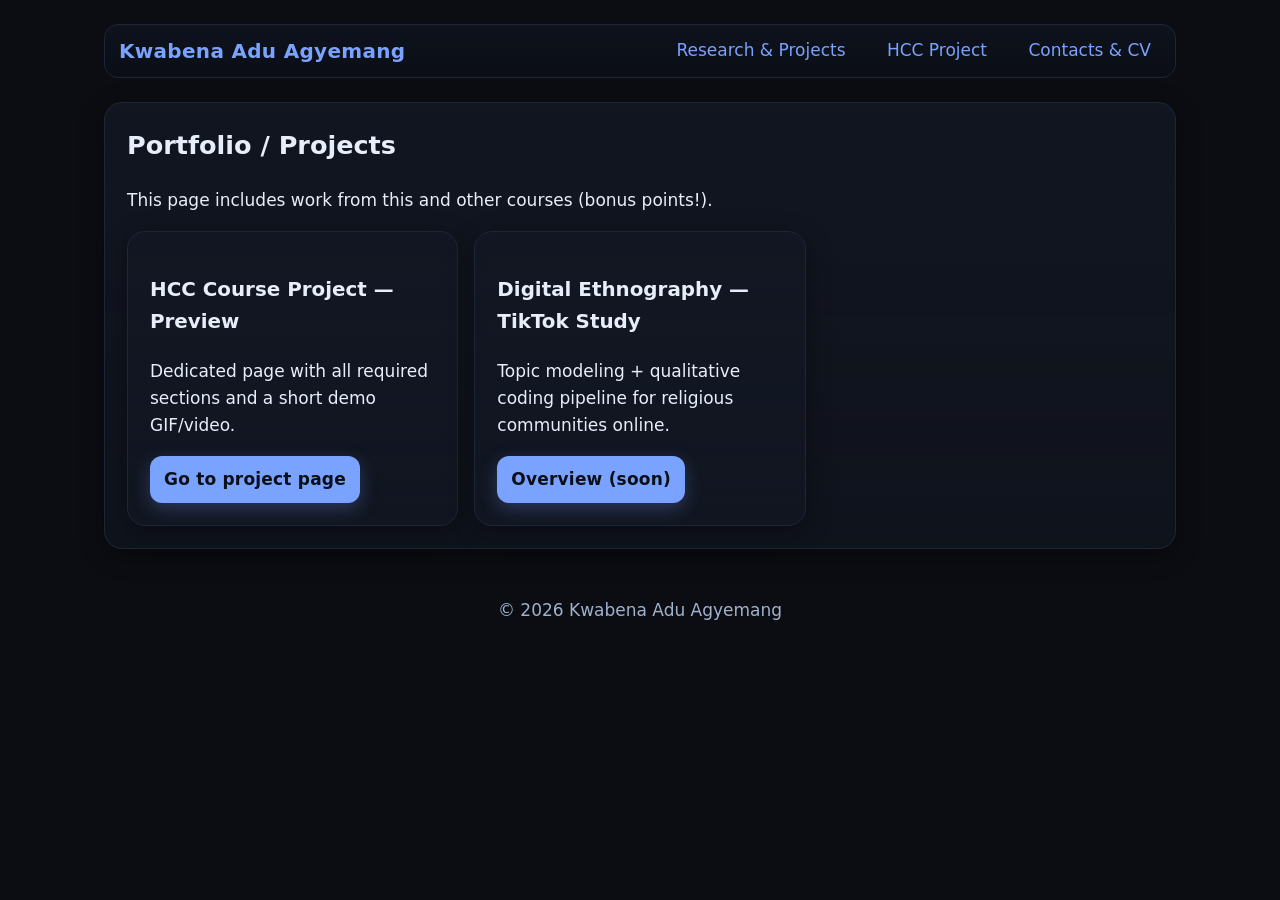
<file: projects.html>
<!doctype html>
<html lang="en">
<head>
  <meta charset="utf-8">
  <meta name="viewport" content="width=device-width, initial-scale=1">
  <title>Projects — Kwabena Adu Agyemang</title>
  <link rel="stylesheet" href="style.css">
</head>
<body>
  <div class="container">
    <nav class="nav">
      <a class="brand" href="index.html">Kwabena Adu Agyemang</a>
      <div class="links">
        <a href="research.html">Research & Projects</a>
        <a href="hcc.html">HCC Project</a>
        <a href="contacts.html">Contacts & CV</a>
      </div>
    </nav>

    <section class="card">
      <h1 style="margin-top:0">Portfolio / Projects</h1>
      <p class="muted">This page includes work from this and other courses (bonus points!).</p>
      <div class="grid">
        <article class="card" style="margin:0">
          <h3>HCC Course Project — Preview</h3>
          <p>Dedicated page with all required sections and a short demo GIF/video.</p>
          <a class="btn" href="hcc.html">Go to project page</a>
        </article>
        
        <article class="card" style="margin:0">
          <h3>Digital Ethnography — TikTok Study</h3>
          <p>Topic modeling + qualitative coding pipeline for religious communities online.</p>
          <a class="btn" href="#" aria-disabled="true">Overview (soon)</a>
        </article>
      </div>
    </section>

    <footer>© <span id="y"></span> Kwabena Adu Agyemang</footer>
  </div>
  <script>document.getElementById('y').textContent = new Date().getFullYear()</script>
</body>
</html>
</file>
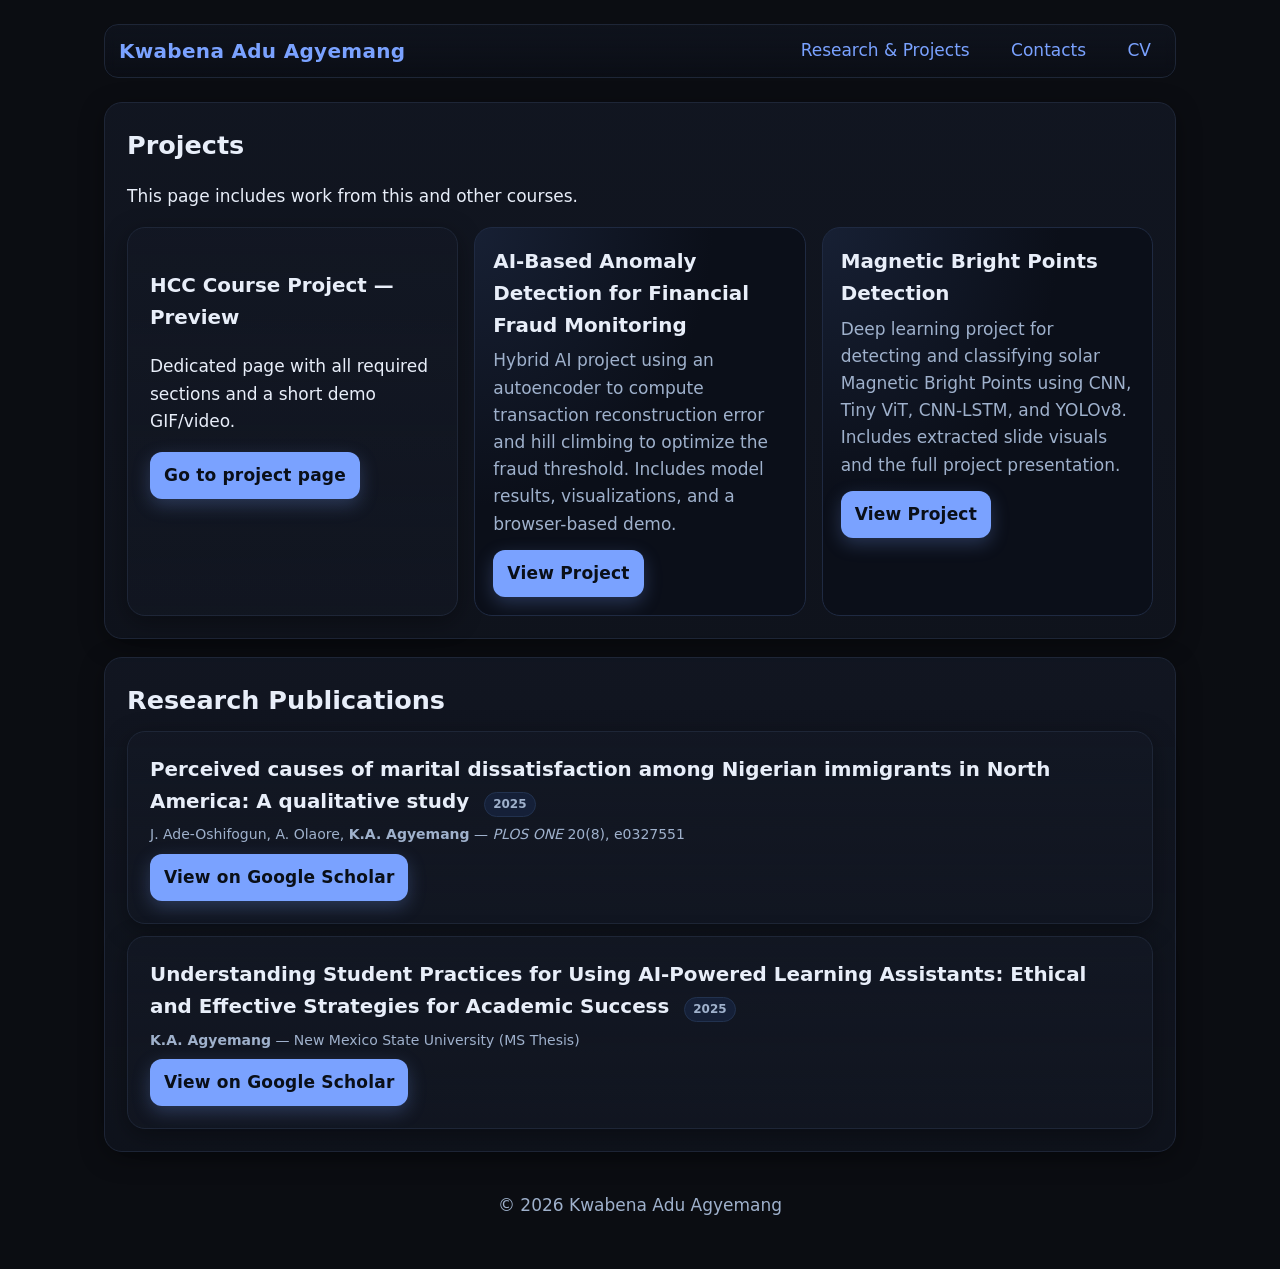
<file: research.html>
<!doctype html>
<html lang="en">
<head>
  <meta charset="utf-8">
  <meta name="viewport" content="width=device-width, initial-scale=1">
  <title>Research & Projects — Kwabena Adu Agyemang</title>
  <link rel="stylesheet" href="style.css">
</head>
<body>
  <div class="container">
    <nav class="nav">
      <a class="brand" href="index.html">Kwabena Adu Agyemang</a>
      <div class="links">
        <a href="research.html">Research & Projects</a>
        <a href="contacts.html">Contacts</a>
        <a href="resume.pdf" target="_blank" rel="noopener">CV</a>
      </div>
    </nav>

        <section class="card">
      <h2 style="margin-top:0">Projects</h2>
      <p class="muted">This page includes work from this and other courses.</p>
      <div class="grid">
        <article class="card" style="margin:0">
          <h3>HCC Course Project — Preview</h3>
          <p>Dedicated page with all required sections and a short demo GIF/video.</p>
          <a class="btn" href="hcc.html">Go to project page</a>
        </article>

        <article class="feature-card">
          <h3 style="margin-top:0">AI-Based Anomaly Detection for Financial Fraud Monitoring</h3>
          <p style="color:var(--muted)">
            Hybrid AI project using an autoencoder to compute transaction reconstruction error and hill climbing
            to optimize the fraud threshold. Includes model results, visualizations, and a browser-based demo.
          </p>
          <a href="fraud-detection.html" class="btn">View Project</a>
        </article>

        <article class="feature-card">
          <h3 style="margin-top:0">Magnetic Bright Points Detection</h3>
          <p style="color:var(--muted)">
            Deep learning project for detecting and classifying solar Magnetic Bright Points using CNN,
            Tiny ViT, CNN-LSTM, and YOLOv8. Includes extracted slide visuals and the full project presentation.
          </p>
          <a href="mbp-detection.html" class="btn">View Project</a>
        </article>

      </div>
    </section>

  
    <section class="card publist">
      <h2 style="margin-top:0">Research Publications</h2>

      <article class="card" style="margin:0 0 12px 0">
        <h3>Perceived causes of marital dissatisfaction among Nigerian immigrants in North America: A qualitative study
          <span class="badge year">2025</span>
        </h3>
        <div class="meta">J. Ade-Oshifogun, A. Olaore, <strong>K.A. Agyemang</strong> — <em>PLOS ONE</em> 20(8), e0327551</div>
        <a class="btn" target="_blank" rel="noopener" href="https://scholar.google.com/citations?view_op=view_citation&hl=en&user=klL3vLoAAAAJ&citation_for_view=klL3vLoAAAAJ:u5HHmVD_uO8C">View on Google Scholar</a>
      </article>

      <article class="card" style="margin:0">
        <h3>Understanding Student Practices for Using AI-Powered Learning Assistants: Ethical and Effective Strategies for Academic Success
          <span class="badge year">2025</span>
        </h3>
        <div class="meta"><strong>K.A. Agyemang</strong> — New Mexico State University (MS Thesis)</div>
        <a class="btn" target="_blank" rel="noopener" href="https://scholar.google.com/citations?view_op=view_citation&hl=en&user=klL3vLoAAAAJ&citation_for_view=klL3vLoAAAAJ:u-x6o8ySG0sC">View on Google Scholar</a>
      </article>
    </section>

    
    <footer class="footer">© <span id="y"></span> Kwabena Adu Agyemang</footer>
  </div>
  <script>document.getElementById('y').textContent = new Date().getFullYear()</script>
</body>
</html>
</file>
<file: style.css>
:root{
  --bg:#0b0d12;
  --card:#121723;
  --text:#e8eef9;
  --muted:#9fb1cc;
  --accent:#7aa2ff;

  /* subtle upgrades */
  --card-border:#1e2637;
  --card-glow: 0 6px 24px rgba(0,0,0,.35);
  --ring: 0 0 0 3px rgba(122,162,255,.35);
}

*{box-sizing:border-box}
html,body{
  margin:0; padding:0;
  background:var(--bg); color:var(--text);
  font: clamp(15px, 0.95vw + 12px, 17px)/1.6 system-ui,-apple-system,Segoe UI,Roboto,Ubuntu,"Helvetica Neue",Arial;
  -webkit-font-smoothing:antialiased; -moz-osx-font-smoothing:grayscale;
}
a{color:var(--accent); text-decoration:none}
a:hover{text-decoration:underline}
a:focus-visible{outline:none; box-shadow:var(--ring); border-radius:10px}

.container{max-width:1120px; margin:0 auto; padding:24px}

/* Top nav: sleek, slightly sticky, frosted */
.nav{
  position:sticky; top:0; z-index:20;
  display:flex; justify-content:space-between; align-items:center; margin-bottom:24px;
  padding:10px 14px;
  background:linear-gradient(180deg, rgba(18,23,35,.6), rgba(18,23,35,.15));
  border:1px solid var(--card-border); border-radius:14px;
  backdrop-filter:saturate(130%) blur(6px);
}
.nav a.brand{font-weight:800; font-size:20px; letter-spacing:.3px}
.nav .links a{margin-left:16px; padding:8px 10px; border-radius:10px}
.nav .links a:hover{background:rgba(122,162,255,.08); text-decoration:none}

/* Hero */
.hero{
  display:grid; grid-template-columns:130px 1fr; gap:22px; align-items:center;
  background:linear-gradient(180deg,#151b2a 0%, rgba(21,27,42,0) 100%);
  padding:26px; border-radius:18px; border:1px solid var(--card-border);
  box-shadow:var(--card-glow);
}
.hero img{
  width:130px; height:130px; border-radius:50%;
  border:2px solid #26324a; background:#0f1420;
  object-fit:cover; object-position:center;
}
.hero h1{margin:0 0 6px 0; font-weight:800; letter-spacing:.2px}
.hero p{margin:0; color:var(--muted)}

/* Core card */
.card{
  background:linear-gradient(180deg, rgba(18,23,35,.85), rgba(18,23,35,.6));
  border:1px solid var(--card-border);
  border-radius:18px; padding:22px; margin-top:18px;
  box-shadow:var(--card-glow);
}
.card h2{margin:0 0 10px 0}

/* Generic grid */
.grid{display:grid; grid-template-columns:repeat(auto-fill,minmax(260px,1fr)); gap:16px}

/* Feature grid / cards (classy) */
.feature-grid{display:grid; grid-template-columns:repeat(auto-fill,minmax(280px,1fr)); gap:18px}
.feature-card{
  position:relative; overflow:hidden; border-radius:18px; padding:18px;
  border:1px solid var(--card-border);
  background:
    radial-gradient(120% 120% at 0% 0%, #172034 0%, #0b0f19 65%),
    linear-gradient(180deg, rgba(255,255,255,.02), rgba(255,255,255,0));
  transition:transform .2s ease, border-color .2s ease, box-shadow .2s ease;
}
.feature-card:hover{
  transform:translateY(-2px);
  border-color:#2a3c60;
  box-shadow:0 10px 30px rgba(0,0,0,.3);
}
.feature-card h3{margin:0 0 6px 0; font-weight:750}
.feature-card p{margin:0 0 12px 0; color:var(--muted)}

/* Badges */
.badge{
  display:inline-block; padding:4px 10px; border:1px solid #2a3857;
  border-radius:999px; color:var(--muted); font-size:12px; margin-right:6px
}
.badge.year{
  background:#152038; border-color:#22324f; color:#9fb1cc;
  padding:2px 8px; border-radius:999px; font-size:12px; margin-left:8px
}

/* Buttons */
.btn{
  display:inline-block; background:var(--accent); color:#0a0f18;
  padding:10px 14px; border-radius:12px; font-weight:800; letter-spacing:.2px;
  box-shadow:0 6px 18px rgba(122,162,255,.25);
  transform:translateY(0); transition:transform .15s ease, box-shadow .15s ease, opacity .2s ease;
}
.btn:hover{ text-decoration:none; transform:translateY(-1px); box-shadow:0 10px 24px rgba(122,162,255,.28) }
.btn:active{ transform:translateY(0) }
.btn:visited{ color:#0a0f18 }
.btn:focus-visible{outline:none; box-shadow:var(--ring)}

/* Publications list polish */
.publist .card h3{margin:0 0 6px 0}
.publist .meta{color:var(--muted); font-size:14px; margin-bottom:8px}

/* Icon bar + clickable fix for SVGs */
.iconbar{display:flex; gap:10px; margin-top:10px; flex-wrap:wrap}
.iconbtn{
  display:inline-flex; align-items:center; justify-content:center;
  width:38px; height:38px; border-radius:12px;
  border:1px solid #27324a; background:#0f1420; color:var(--text);
  transition:transform .15s ease, background .2s ease, border-color .2s ease, box-shadow .2s ease;
  cursor:pointer;
}
.iconbtn:hover{ transform:translateY(-1px); background:#121b2a; border-color:#2f3f62; box-shadow:0 6px 16px rgba(0,0,0,.25) }
.iconbtn:focus-visible{ outline:none; box-shadow:var(--ring) }
.iconbtn svg{ width:18px; height:18px }
/* Route clicks to the <a> instead of inner SVG paths */
.iconbtn svg, .iconbtn svg * { pointer-events:none; }

/* Code blocks */
code{
  background:#0e1421; border:1px solid var(--card-border);
  border-radius:8px; padding:2px 6px
}

/* Footer */
footer.footer, footer{
  margin:48px 0 12px; color:var(--muted); text-align:center
}

/* Responsive */
@media (max-width:820px){
  .container{padding:18px}
  .hero{grid-template-columns:1fr}
  .hero img{justify-self:center}
  .nav .links a{margin-left:10px}
}
@media (max-width:560px){
  .nav{padding:8px 10px}
  .hero{padding:20px}
}

/* Reduced motion */
@media (prefers-reduced-motion: reduce){
  .btn, .feature-card, .iconbtn{ transition:none }
}


/* Icon buttons */
.iconbar{display:flex;gap:10px;margin-top:10px;flex-wrap:wrap}
.iconbtn{
  display:inline-flex;align-items:center;justify-content:center;
  width:38px;height:38px;border-radius:10px;
  border:1px solid #27324a;background:#0f1420;color:var(--text);
  transition:transform .1s ease, background .2s ease, border-color .2s ease;
}
.iconbtn:hover{transform:translateY(-1px);background:#121b2a;border-color:#2f3f62}
.iconbtn svg{width:18px;height:18px}
.publist .card h3{margin:0 0 6px 0}
.publist .meta{color:var(--muted);font-size:14px;margin-bottom:8px}
.badge.year{background:#152038;border:1px solid #22324f;color:#9fb1cc;padding:2px 8px;border-radius:999px;font-size:12px;margin-left:8px}


/* Featured grid */
.feature-grid{display:grid;grid-template-columns:repeat(auto-fill,minmax(280px,1fr));gap:18px}
.feature-card{
  position:relative;overflow:hidden;border-radius:18px;padding:18px;border:1px solid #1f2a42;
  background:radial-gradient(120% 120% at 0% 0%, #172034 0%, #0b0f19 60%);
  transition:transform .2s ease, border-color .2s ease, box-shadow .2s ease;
}
.feature-card:hover{transform:translateY(-2px);border-color:#2a3c60;box-shadow:0 10px 30px rgba(0,0,0,.25)}
.feature-card h3{margin:0 0 6px 0}
.feature-card p{margin:0 0 12px 0;color:var(--muted)}
.feature-card .btn{display:inline-block}
footer.footer{margin:40px 0 10px;color:var(--muted);text-align:center}
.container{padding-bottom:40px}


/* Featured cards */
.featuregrid{display:grid;grid-template-columns:repeat(auto-fit,minmax(280px,1fr));gap:16px}
.featurecard{position:relative;border-radius:16px;padding:24px;min-height:180px;border:1px solid #1e2637;
  background: radial-gradient(120% 120% at 20% 0%, #1b2440 0%, #0b0f1a 60%);display:flex;flex-direction:column;justify-content:flex-end;overflow:hidden}
.featurecard h3{margin:0 0 6px 0}
.featurecard p{margin:0;color:var(--muted)}
.featurecard .chip{position:absolute;top:12px;left:12px;border:1px solid #2a3857;border-radius:999px;font-size:12px;padding:4px 8px;color:#9fb1cc}
.featurecard:hover{transform:translateY(-1px)}
footer{margin:48px 0 10px;color:var(--muted);text-align:center}
/* ===== Pocket Polls HCC page ===== */
.project-hero{
  display:grid;
  grid-template-columns: minmax(0, .95fr) minmax(320px, 1.05fr);
  gap:28px;
  align-items:center;
  min-height:420px;
  padding:34px;
  border-radius:26px;
  border:1px solid rgba(122,162,255,.18);
  background:
    radial-gradient(800px 420px at 92% 12%, rgba(49,180,157,.18), transparent 60%),
    radial-gradient(700px 360px at 6% 18%, rgba(122,162,255,.20), transparent 58%),
    linear-gradient(180deg, rgba(18,23,35,.96), rgba(12,16,25,.92));
  box-shadow:0 24px 70px rgba(0,0,0,.38);
  overflow:hidden;
}
.eyebrow,.section-kicker{
  display:inline-flex;
  align-items:center;
  gap:8px;
  margin:0 0 10px;
  color:#aebef7;
  font-size:12px;
  font-weight:800;
  letter-spacing:.12em;
  text-transform:uppercase;
}
.project-hero h1{
  margin:0;
  font-size:clamp(42px, 6vw, 76px);
  line-height:.94;
  letter-spacing:-.06em;
}
.hero-lead{
  max-width:680px;
  margin:20px 0 0;
  color:var(--muted);
  font-size:clamp(17px, 1.4vw, 21px);
}
.hero-actions{
  display:flex;
  gap:12px;
  margin-top:24px;
  flex-wrap:wrap;
}
.btn.secondary{
  background:transparent;
  color:var(--text);
  border:1px solid rgba(122,162,255,.28);
  box-shadow:none;
}
.btn.secondary:hover{
  background:rgba(122,162,255,.08);
}
.hero-preview{
  position:relative;
  padding:10px;
  border-radius:24px;
  background:linear-gradient(135deg, rgba(122,162,255,.22), rgba(49,180,157,.12));
  border:1px solid rgba(255,255,255,.08);
}
.hero-preview img{
  width:100%;
  display:block;
  border-radius:18px;
  border:1px solid rgba(255,255,255,.10);
  box-shadow:0 22px 55px rgba(0,0,0,.42);
}
.mini-stats{
  display:grid;
  grid-template-columns:repeat(3, 1fr);
  gap:16px;
  margin-top:18px;
}
.mini-stats article{
  padding:18px;
  border:1px solid rgba(122,162,255,.16);
  border-radius:18px;
  background:linear-gradient(180deg, rgba(18,23,35,.88), rgba(18,23,35,.55));
}
.mini-stats span{
  display:inline-flex;
  width:38px;
  height:38px;
  align-items:center;
  justify-content:center;
  border-radius:12px;
  margin-bottom:14px;
  color:#0a0f18;
  background:var(--accent);
  font-weight:900;
}
.mini-stats strong{
  display:block;
  font-size:18px;
}
.mini-stats p{
  margin:8px 0 0;
  color:var(--muted);
}
.project-section{
  margin-top:22px;
  padding:28px;
  border-radius:24px;
  border:1px solid rgba(122,162,255,.15);
  background:
    linear-gradient(180deg, rgba(18,23,35,.84), rgba(18,23,35,.52));
  box-shadow:var(--card-glow);
}
.project-section h2{
  margin:0 0 12px;
  font-size:clamp(26px, 3vw, 38px);
  letter-spacing:-.035em;
}
.project-section p{
  color:var(--muted);
  max-width:900px;
}
.two-col{
  display:grid;
  grid-template-columns: minmax(0, 1fr) 380px;
  gap:22px;
}
.study-card{
  padding:20px;
  border-radius:20px;
  border:1px solid rgba(49,180,157,.2);
  background:radial-gradient(550px 280px at 100% 0%, rgba(49,180,157,.16), transparent 60%), rgba(10,15,24,.72);
}
.study-card h3{
  margin-top:0;
}
.study-card ul{
  padding-left:20px;
  color:var(--muted);
}
.showcase-grid{
  display:grid;
  grid-template-columns:repeat(2, minmax(0, 1fr));
  gap:18px;
  margin-top:22px;
}
.showcase-card{
  overflow:hidden;
  border-radius:22px;
  border:1px solid rgba(122,162,255,.16);
  background:rgba(10,15,24,.58);
  transition:transform .18s ease, border-color .18s ease, box-shadow .18s ease;
}
.showcase-card:hover{
  transform:translateY(-3px);
  border-color:rgba(122,162,255,.38);
  box-shadow:0 22px 50px rgba(0,0,0,.30);
}
.showcase-card.wide{
  grid-column:span 2;
}
.showcase-card img{
  width:100%;
  display:block;
  height:auto;
  max-height:640px;
  object-fit:contain;
  object-position:center;
  padding:12px;
  background:#05070d;
  border-bottom:1px solid rgba(255,255,255,.08);
}
.showcase-card div{
  padding:18px;
}
.showcase-card h3{
  margin:8px 0 8px;
}
.showcase-card p{
  margin:0;
}
.tag{
  display:inline-flex;
  padding:5px 10px;
  border-radius:999px;
  color:#b8c7ff;
  background:rgba(122,162,255,.10);
  border:1px solid rgba(122,162,255,.22);
  font-size:12px;
  font-weight:800;
  letter-spacing:.04em;
  text-transform:uppercase;
}
.timeline{
  display:grid;
  gap:14px;
}
.timeline article{
  padding:18px;
  border-radius:18px;
  border:1px solid rgba(122,162,255,.16);
  background:rgba(10,15,24,.58);
}
.timeline span{
  color:#aebef7;
  font-size:12px;
  font-weight:800;
  letter-spacing:.08em;
  text-transform:uppercase;
}
.timeline h3{
  margin:6px 0 6px;
}
.timeline p{
  margin:0;
}
.demo-frame{
  margin-top:18px;
  padding:12px;
  border-radius:24px;
  background:
    radial-gradient(600px 260px at 100% 0%, rgba(49,180,157,.10), transparent 60%),
    rgba(10,15,24,.70);
  border:1px solid rgba(122,162,255,.16);
}
.demo-frame video{
  width:100%;
  max-height:620px;
  display:block;
  border-radius:18px;
  background:#05070d;
}
.video-note{
  margin:10px 6px 2px !important;
  color:var(--muted);
  font-size:14px;
}
@media (max-width:900px){
  .project-hero,
  .two-col{
    grid-template-columns:1fr;
  }
  .mini-stats{
    grid-template-columns:1fr;
  }
  .showcase-grid{
    grid-template-columns:1fr;
  }
  .showcase-card.wide{
    grid-column:auto;
  }
}
@media (max-width:560px){
  .project-hero,
  .project-section{
    padding:20px;
  }
  .hero-actions{
    flex-direction:column;
  }
  .hero-actions .btn{
    text-align:center;
  }
}
/* ===== Pocket Polls image arrangement fix ===== */
.screen-note{
  margin-top:6px;
  color:var(--muted);
}
.showcase-card.wide img{
  max-height:720px;
}
.showcase-card.phone-shot{
  max-width:520px;
  justify-self:center;
}
.showcase-card.phone-shot img{
  max-height:820px;
  padding:14px;
}
.showcase-card{
  display:flex;
  flex-direction:column;
}
.showcase-card div{
  flex:1;
}
@media (max-width:900px){
  .showcase-card.phone-shot{
    max-width:100%;
  }
}
/* ===== Clickable image viewer links ===== */
.image-link{
  position:relative;
  display:block;
  color:inherit;
  text-decoration:none;
  cursor:zoom-in;
}
.image-link:hover{
  text-decoration:none;
}
.image-link span{
  position:absolute;
  right:18px;
  bottom:18px;
  z-index:3;
  display:inline-flex;
  align-items:center;
  gap:6px;
  padding:7px 10px;
  border-radius:999px;
  background:rgba(5,7,13,.78);
  border:1px solid rgba(255,255,255,.16);
  color:var(--text);
  font-size:12px;
  font-weight:800;
  letter-spacing:.02em;
  opacity:0;
  transform:translateY(6px);
  transition:opacity .18s ease, transform .18s ease;
  backdrop-filter:blur(8px);
}
.image-link:hover span,
.image-link:focus-visible span{
  opacity:1;
  transform:translateY(0);
}
.image-link::after{
  content:"";
  position:absolute;
  inset:12px;
  border-radius:14px;
  border:1px solid rgba(122,162,255,.0);
  transition:border-color .18s ease, box-shadow .18s ease;
  pointer-events:none;
}
.image-link:hover::after,
.image-link:focus-visible::after{
  border-color:rgba(122,162,255,.42);
  box-shadow:0 0 0 4px rgba(122,162,255,.10);
}
.hero-preview .image-link span{
  right:22px;
  bottom:22px;
}
/* ===== Fraud project page ===== */
.project-pill-row{
  display:flex;
  flex-wrap:wrap;
  gap:10px;
  margin-top:18px;
}
.project-pill{
  display:inline-flex;
  align-items:center;
  gap:8px;
  padding:7px 11px;
  border-radius:999px;
  border:1px solid rgba(122,162,255,.20);
  background:rgba(122,162,255,.08);
  color:var(--muted);
  font-size:13px;
  font-weight:700;
}
.metric-strip{
  display:grid;
  grid-template-columns:repeat(4, minmax(0,1fr));
  gap:14px;
  margin-top:18px;
}
.metric-tile{
  padding:18px;
  border-radius:18px;
  border:1px solid rgba(122,162,255,.16);
  background:linear-gradient(180deg, rgba(18,23,35,.88), rgba(18,23,35,.55));
}
.metric-tile span{
  display:block;
  color:var(--muted);
  font-size:13px;
  font-weight:800;
  text-transform:uppercase;
  letter-spacing:.06em;
}
.metric-tile strong{
  display:block;
  margin-top:6px;
  font-size:clamp(24px, 3vw, 34px);
  letter-spacing:-.04em;
}
.project-link-row{
  display:flex;
  flex-wrap:wrap;
  gap:12px;
  margin-top:20px;
}
.figure-grid{
  display:grid;
  grid-template-columns:repeat(2, minmax(0,1fr));
  gap:18px;
  margin-top:18px;
}
.figure-card{
  overflow:hidden;
  border-radius:22px;
  border:1px solid rgba(122,162,255,.16);
  background:rgba(10,15,24,.58);
}
.figure-card.wide{
  grid-column:span 2;
}
.figure-card img{
  width:100%;
  height:auto;
  display:block;
  padding:12px;
  background:#f7f9fc;
  border-bottom:1px solid rgba(255,255,255,.08);
}
.figure-card .figure-body{
  padding:18px;
}
.figure-card h3{
  margin:0 0 8px;
}
.figure-card p{
  margin:0;
  color:var(--muted);
}
.workflow{
  display:grid;
  grid-template-columns:repeat(5, minmax(0,1fr));
  gap:12px;
  margin-top:18px;
}
.workflow div{
  padding:16px;
  border-radius:18px;
  border:1px solid rgba(122,162,255,.16);
  background:rgba(10,15,24,.58);
  text-align:center;
  font-weight:800;
}
.workflow span{
  display:block;
  color:var(--muted);
  font-size:12px;
  font-weight:700;
  margin-top:4px;
}
@media (max-width:900px){
  .metric-strip,
  .figure-grid,
  .workflow{
    grid-template-columns:1fr;
  }
  .figure-card.wide{
    grid-column:auto;
  }
}
/* ===== Embedded PDF presentation ===== */
.pdf-frame{
  margin-top:18px;
  border-radius:24px;
  overflow:hidden;
  border:1px solid rgba(122,162,255,.18);
  background:#05070d;
  box-shadow:0 18px 50px rgba(0,0,0,.30);
}
.pdf-frame iframe{
  width:100%;
  height:720px;
  display:block;
  border:0;
  background:#fff;
}
@media (max-width:700px){
  .pdf-frame iframe{
    height:520px;
  }
}
/* ===== MBP project page ===== */
.mbp-theme{
  background:
    radial-gradient(900px 430px at 10% 0%, rgba(149, 25, 73, .25), transparent 60%),
    radial-gradient(700px 360px at 100% 15%, rgba(122,162,255,.16), transparent 60%),
    linear-gradient(180deg, rgba(18,23,35,.96), rgba(12,16,25,.92));
}
.metric-strip.mbp-metrics{
  grid-template-columns:repeat(4, minmax(0,1fr));
}
.project-pill.maroon{
  background:rgba(149,25,73,.18);
  border-color:rgba(255,255,255,.12);
  color:#ffdce8;
}
.slide-gallery{
  display:grid;
  grid-template-columns:repeat(2, minmax(0,1fr));
  gap:18px;
  margin-top:18px;
}
.slide-card{
  overflow:hidden;
  border-radius:22px;
  border:1px solid rgba(122,162,255,.16);
  background:rgba(10,15,24,.58);
}
.slide-card.wide{
  grid-column:span 2;
}
.slide-card img{
  width:100%;
  height:auto;
  display:block;
  background:#fff;
}
.slide-card .slide-body{
  padding:16px 18px 18px;
}
.slide-card h3{
  margin:0 0 6px;
}
.slide-card p{
  margin:0;
  color:var(--muted);
}
.notice-card{
  padding:18px;
  border-radius:18px;
  border:1px dashed rgba(122,162,255,.35);
  background:rgba(122,162,255,.07);
  color:var(--muted);
}
.pdf-frame.compact iframe{
  height:680px;
}
@media (max-width:900px){
  .metric-strip.mbp-metrics,
  .slide-gallery{
    grid-template-columns:1fr;
  }
  .slide-card.wide{
    grid-column:auto;
  }
  .pdf-frame.compact iframe{
    height:520px;
  }
}
</file>
